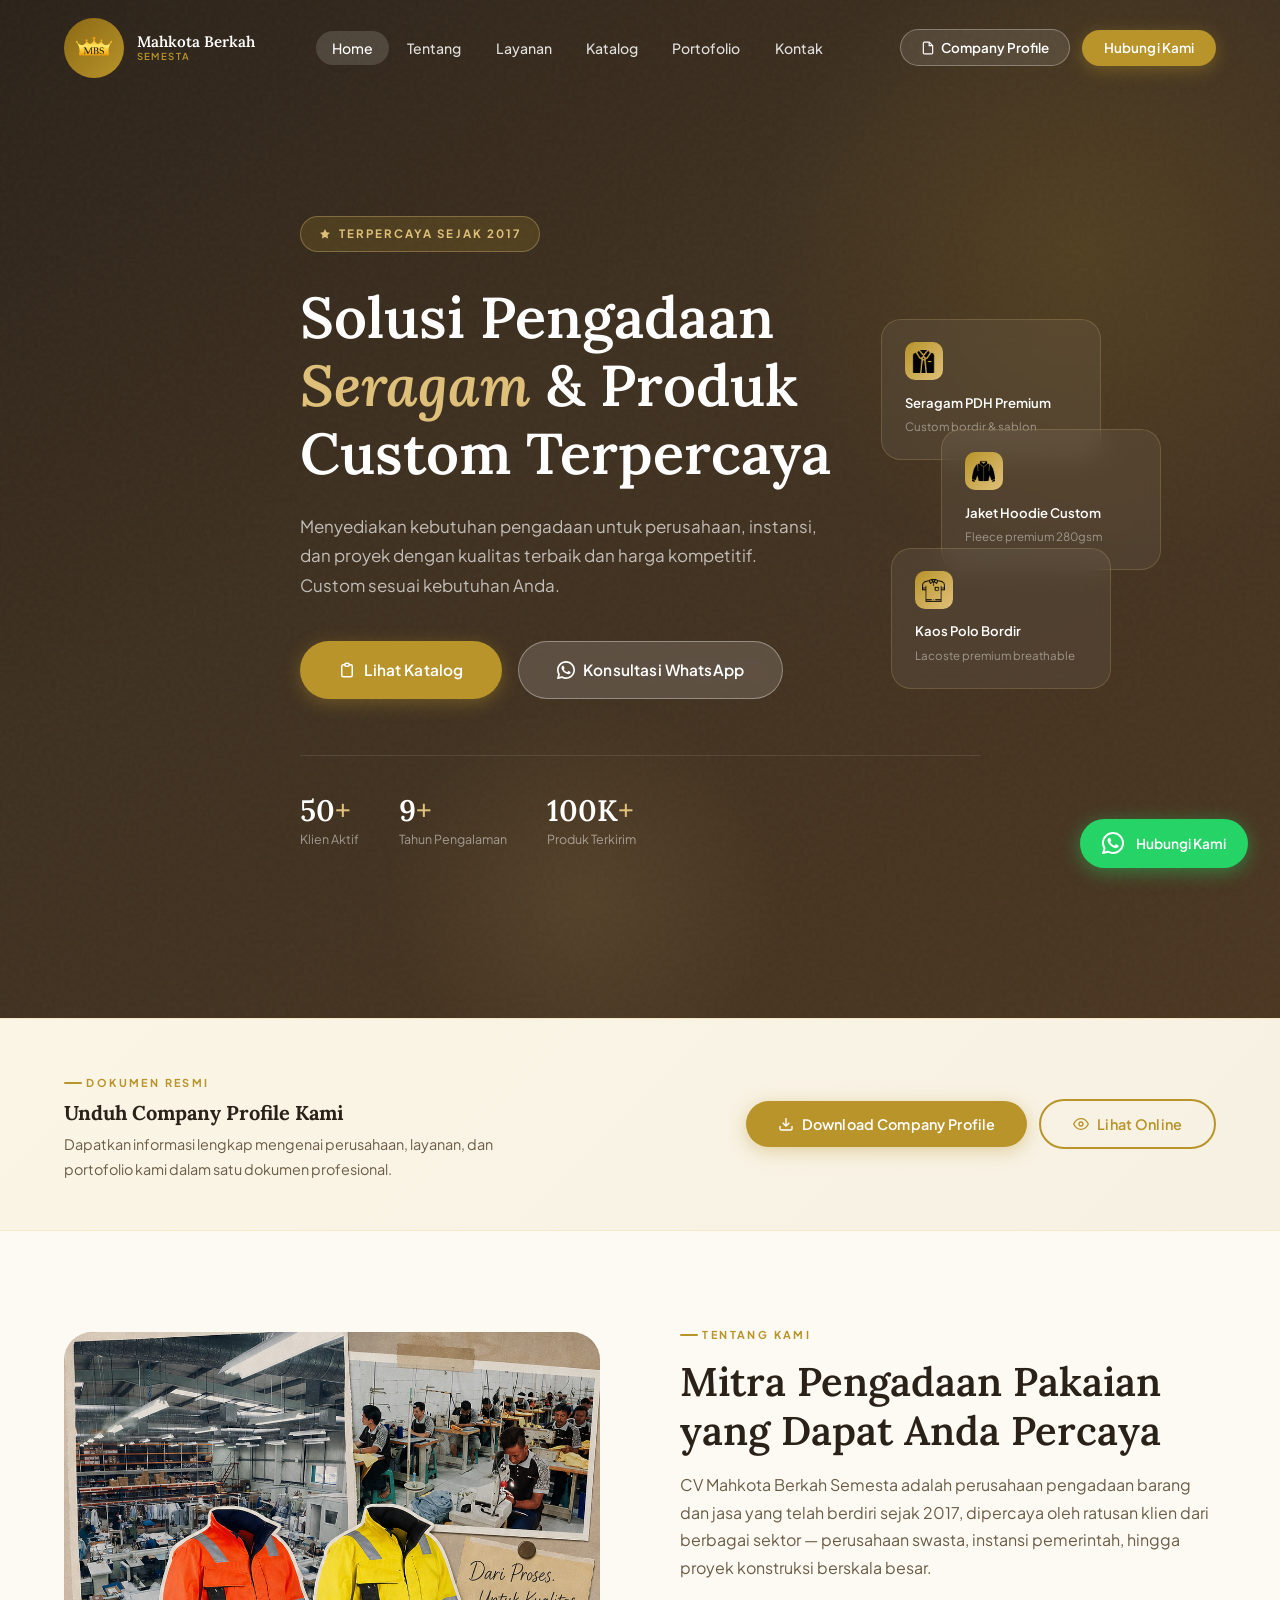
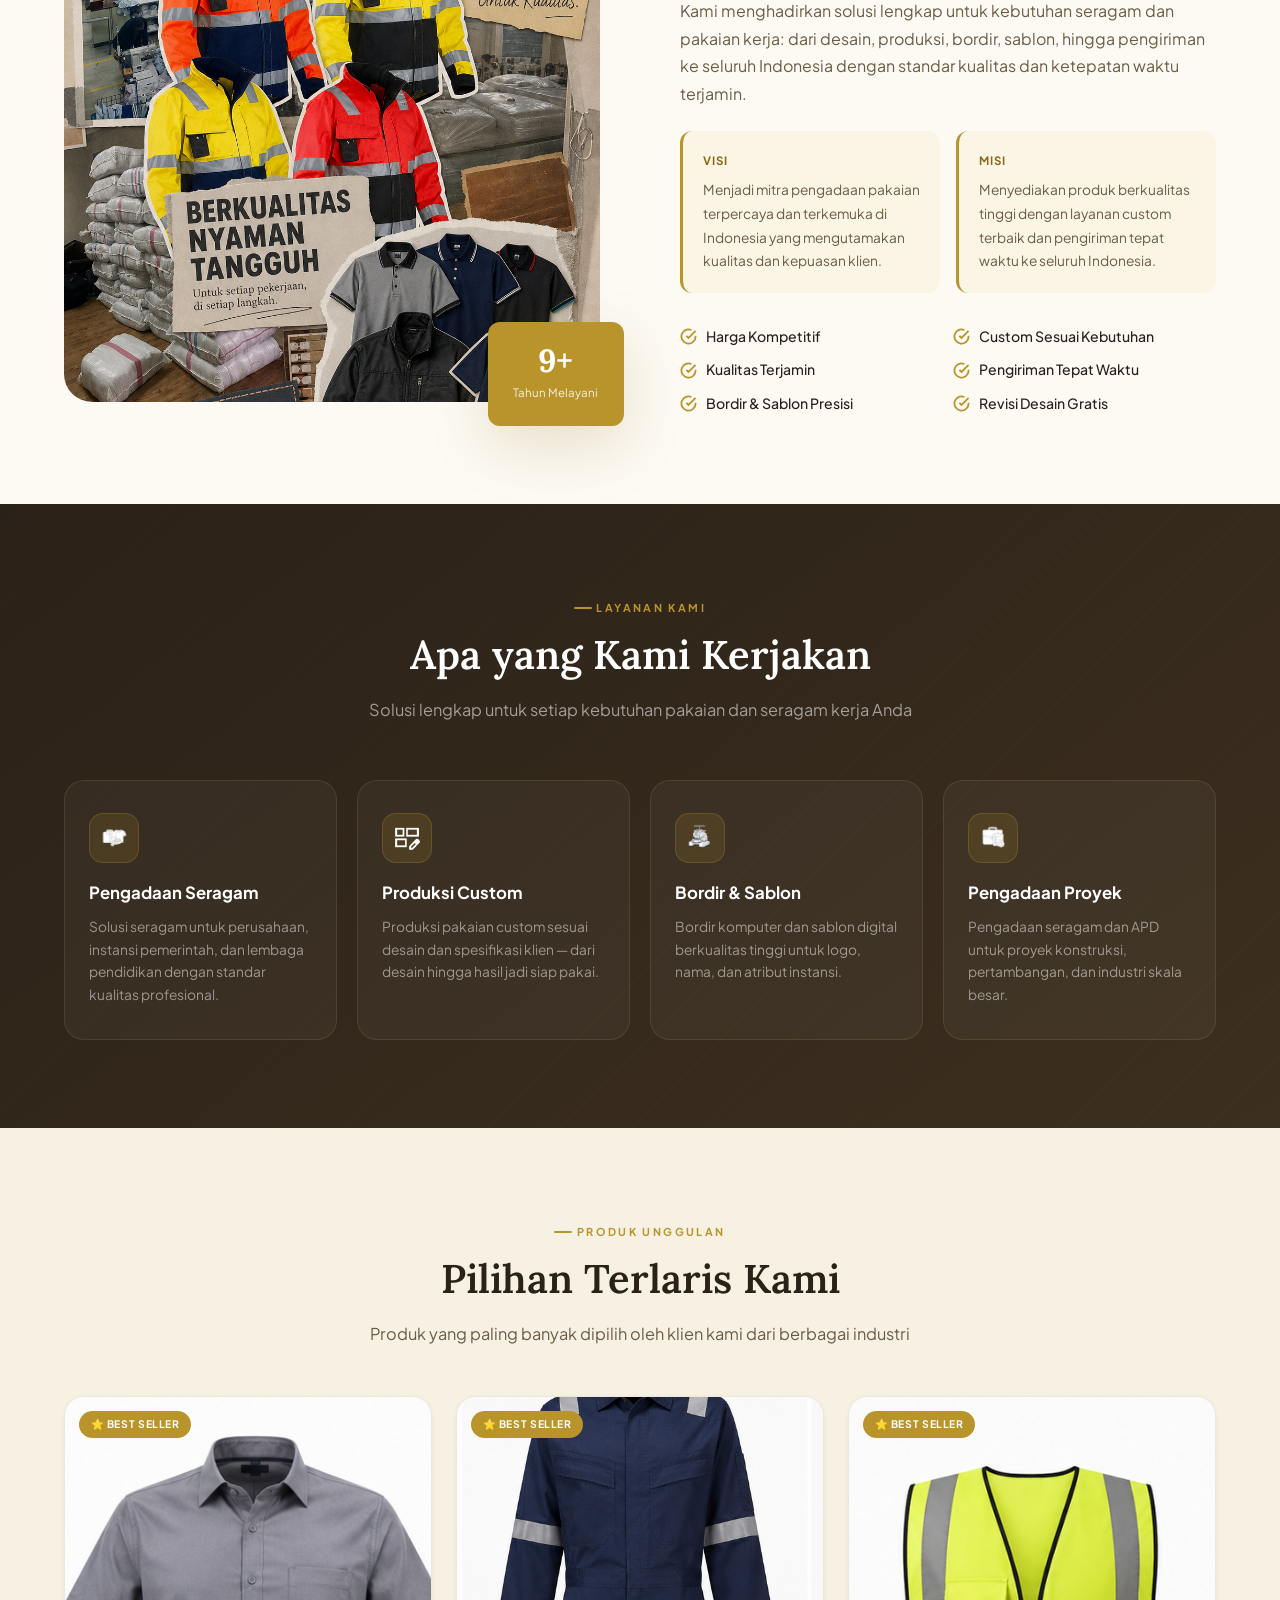
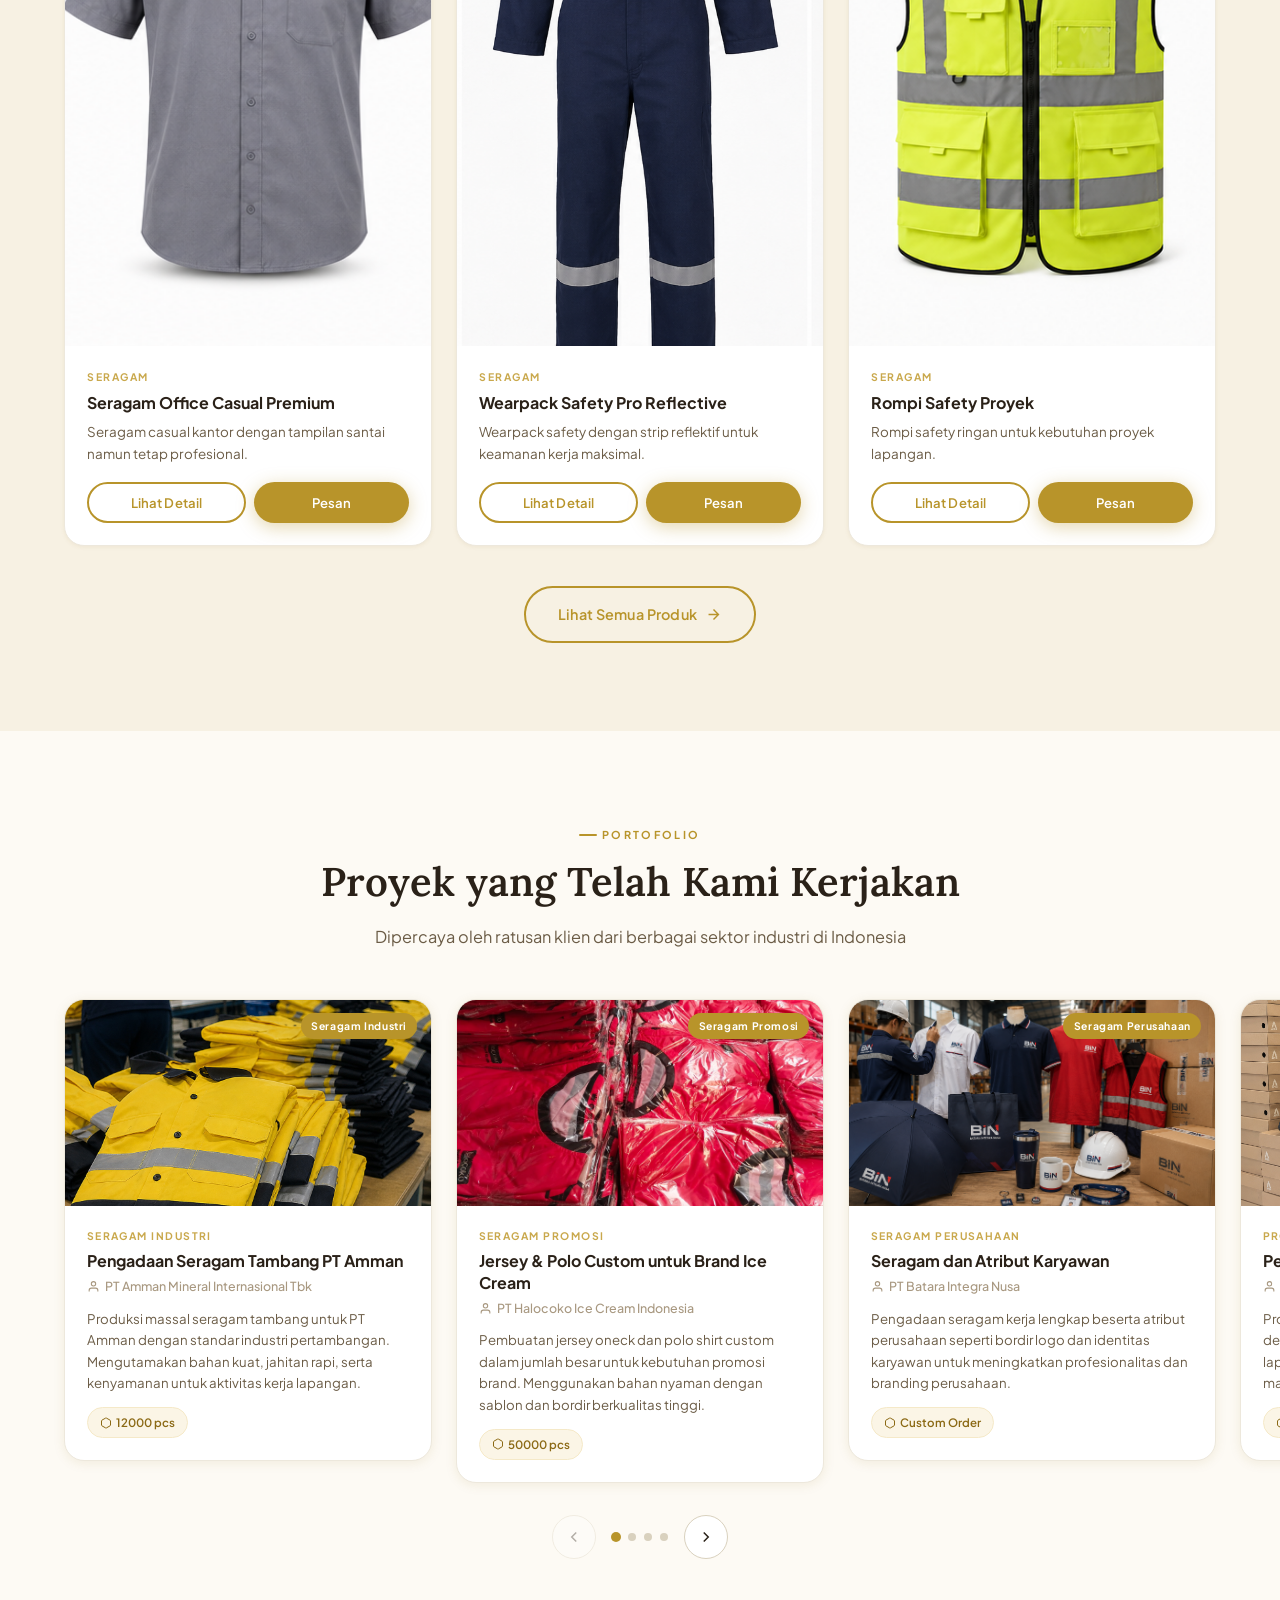
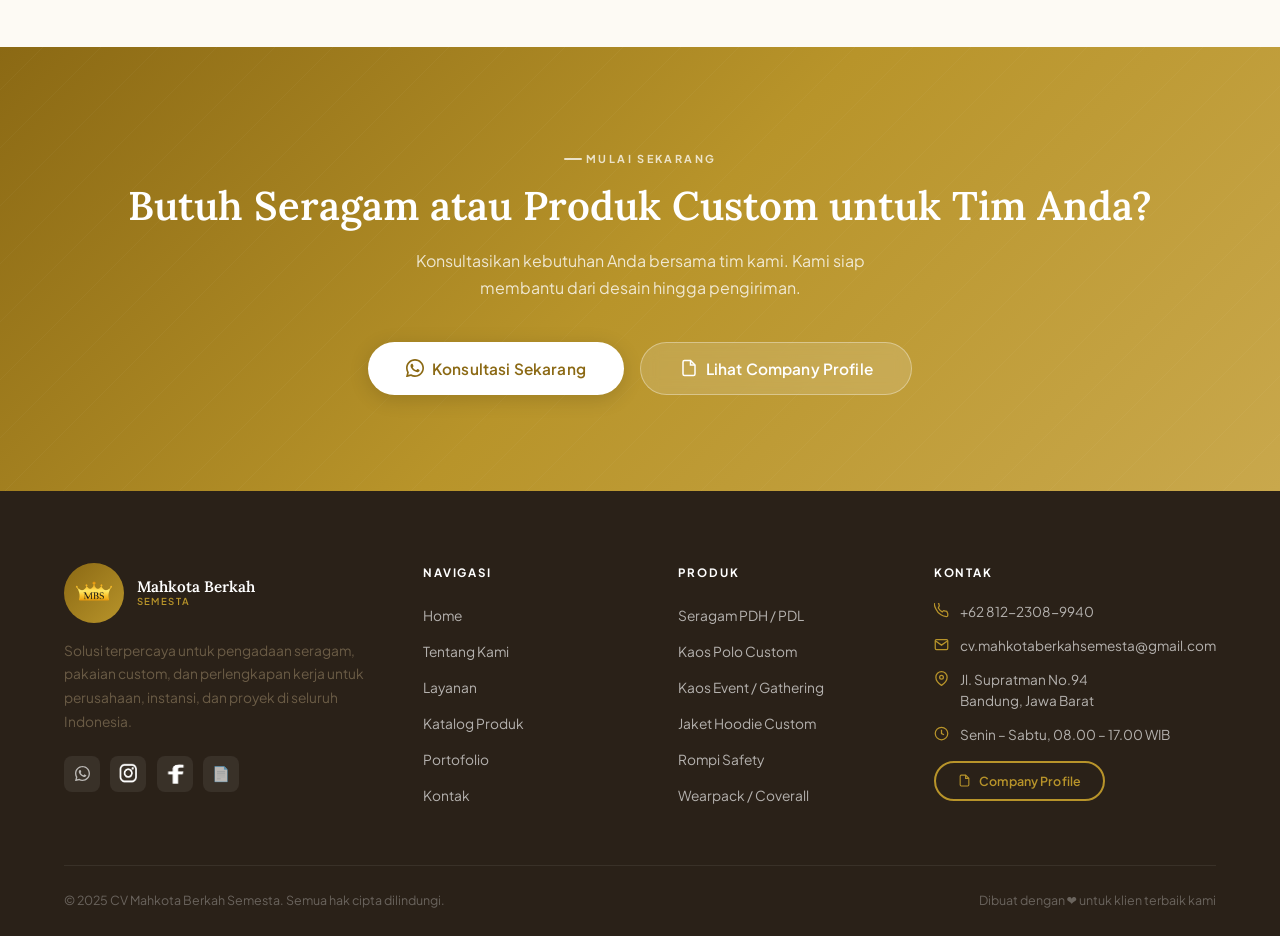
<file: index.html>
<!DOCTYPE html>
<html lang="id">
<head>
  <meta charset="UTF-8"/>
  <meta name="viewport" content="width=device-width, initial-scale=1.0"/>
  <meta name="description" content="CV Mahkota Berkah Semesta – Solusi pengadaan seragam, kaos, jaket, dan produk custom terpercaya untuk perusahaan, instansi, dan proyek."/>
  <title>CV Mahkota Berkah Semesta | Pengadaan Seragam & Produk Custom</title>
  <link rel="stylesheet" href="style.css"/>
  <link rel="icon" href="assets/img/MBS LOGO.png"/>
</head>
<body>

  <!-- ── NAVBAR ─────────────────────────────────── -->
  <nav class="navbar" id="navbar">
    <div class="container">
      <div class="nav-inner">
        <a href="index.html" class="nav-logo">
          <div class="logo-icon"> <img src="assets/img/MBS LOGO.png" alt="Logo MBS"> </div>
          <div class="logo-text">
            <span class="logo-name">Mahkota Berkah</span>
            <span class="logo-sub">Semesta</span>
          </div>
        </a>

        <ul class="nav-menu" id="navMenu">
          <li><a href="index.html">Home</a></li>
          <li><a href="#tentang">Tentang</a></li>
          <li><a href="#layanan">Layanan</a></li>
          <li><a href="katalog.html">Katalog</a></li>
          <li><a href="#portofolio">Portofolio</a></li>
          <li><a href="#kontak">Kontak</a></li>
          <!-- mobile only -->
          <li class="mobile-cp-btn" style="display:none;">
            <button class="btn btn-gold" onclick="openCompanyProfile()">📄 Company Profile</button>
          </li>
        </ul>

        <div class="nav-actions">
          <button class="btn-cp" onclick="openCompanyProfile()">
            <svg xmlns="http://www.w3.org/2000/svg" width="14" height="14" viewBox="0 0 24 24" fill="none" stroke="currentColor" stroke-width="2"><path d="M14 2H6a2 2 0 00-2 2v16a2 2 0 002 2h12a2 2 0 002-2V8z"/><polyline points="14 2 14 8 20 8"/></svg>
            Company Profile
          </button>
          <button class="btn btn-gold" onclick="openWhatsAppGeneral()">Hubungi Kami</button>
        </div>

        <button class="nav-toggle" id="navToggle" aria-label="Toggle Menu">
          <span></span><span></span><span></span>
        </button>
      </div>
    </div>
  </nav>

  <!-- ── HERO ───────────────────────────────────── -->
  <section class="hero" id="hero">
    <div class="hero-noise"></div>
    <div class="hero-glow-1"></div>
    <div class="hero-glow-2"></div>

    <div class="container">
      <div class="hero-content">
        <div class="hero-badge">
          <svg xmlns="http://www.w3.org/2000/svg" width="12" height="12" viewBox="0 0 24 24" fill="currentColor"><path d="M12 2l3.09 6.26L22 9.27l-5 4.87 1.18 6.88L12 17.77l-6.18 3.25L7 14.14 2 9.27l6.91-1.01L12 2z"/></svg>
          Terpercaya Sejak 2017
        </div>

        <h1 class="hero-title">
          Solusi Pengadaan <em>Seragam</em> &amp; Produk Custom Terpercaya
        </h1>
        <p class="hero-sub">
          Menyediakan kebutuhan pengadaan untuk perusahaan, instansi, dan proyek dengan kualitas terbaik dan harga kompetitif. Custom sesuai kebutuhan Anda.
        </p>

        <div class="hero-actions">
          <a href="katalog.html" class="btn btn-gold btn-lg">
            <svg xmlns="http://www.w3.org/2000/svg" width="18" height="18" viewBox="0 0 24 24" fill="none" stroke="currentColor" stroke-width="2"><path d="M9 5H7a2 2 0 00-2 2v12a2 2 0 002 2h10a2 2 0 002-2V7a2 2 0 00-2-2h-2M9 5a2 2 0 002 2h2a2 2 0 002-2M9 5a2 2 0 012-2h2a2 2 0 012 2"/></svg>
            Lihat Katalog
          </a>
          <button class="btn btn-ghost-light btn-lg" onclick="openWhatsAppGeneral('Halo, saya ingin konsultasi mengenai kebutuhan seragam custom.')">
            <svg xmlns="http://www.w3.org/2000/svg" width="18" height="18" viewBox="0 0 24 24" fill="currentColor"><path d="M17.472 14.382c-.297-.149-1.758-.867-2.03-.967-.273-.099-.471-.148-.67.15-.197.297-.767.966-.94 1.164-.173.199-.347.223-.644.075-.297-.15-1.255-.463-2.39-1.475-.883-.788-1.48-1.761-1.653-2.059-.173-.297-.018-.458.13-.606.134-.133.298-.347.446-.52.149-.174.198-.298.298-.497.099-.198.05-.371-.025-.52-.075-.149-.669-1.612-.916-2.207-.242-.579-.487-.5-.669-.51-.173-.008-.371-.01-.57-.01-.198 0-.52.074-.792.372-.272.297-1.04 1.016-1.04 2.479 0 1.462 1.065 2.875 1.213 3.074.149.198 2.096 3.2 5.077 4.487.709.306 1.262.489 1.694.625.712.227 1.36.195 1.871.118.571-.085 1.758-.719 2.006-1.413.248-.694.248-1.289.173-1.413-.074-.124-.272-.198-.57-.347z"/><path d="M12 0C5.373 0 0 5.373 0 12c0 2.117.549 4.107 1.51 5.84L.057 23.8c-.07.263.166.499.43.43l6.02-1.47A11.945 11.945 0 0012 24c6.627 0 12-5.373 12-12S18.627 0 12 0zm0 21.818a9.809 9.809 0 01-4.979-1.352l-.356-.212-3.69.899.934-3.592-.232-.374A9.8 9.8 0 012.182 12C2.182 6.58 6.58 2.182 12 2.182S21.818 6.58 21.818 12 17.42 21.818 12 21.818z"/></svg>
            Konsultasi WhatsApp
          </button>
        </div>

        <div class="hero-stats">
          <div class="stat-item">
            <div class="stat-number">50<span>+</span></div>
            <div class="stat-label">Klien Aktif</div>
          </div>
          <div class="stat-item">
            <div class="stat-number">9<span>+</span></div>
            <div class="stat-label">Tahun Pengalaman</div>
          </div>
          <div class="stat-item">
            <div class="stat-number">100K<span>+</span></div>
            <div class="stat-label">Produk Terkirim</div>
          </div>
        </div>
      </div>
    </div>

    <!-- floating product cards -->
    <div class="hero-visual">
      <div class="hero-cards-stack">
        <div class="hero-card">
          <div class="hcard-icon"><img src="assets/icon/seragam-pdh.png"></div>
          <div class="hcard-title">Seragam PDH Premium</div>
          <div class="hcard-sub">Custom bordir &amp; sablon</div>
        </div>
        <div class="hero-card">
          <div class="hcard-icon"><img src="assets/icon/jaket_hoodie.png"></div>
          <div class="hcard-title">Jaket Hoodie Custom</div>
          <div class="hcard-sub">Fleece premium 280gsm</div>
        </div>
        <div class="hero-card">
          <div class="hcard-icon"><img src="assets/icon/kaos_polo.png"></div>
          <div class="hcard-title">Kaos Polo Bordir</div>
          <div class="hcard-sub">Lacoste premium breathable</div>
        </div>
      </div>
    </div>
  </section>

  <!-- ── COMPANY PROFILE BANNER ──────────────────── -->
  <div class="cp-banner">
    <div class="container">
      <div class="cp-inner">
        <div class="cp-text">
          <span class="section-label">Dokumen Resmi</span>
          <h3>Unduh Company Profile Kami</h3>
          <p>Dapatkan informasi lengkap mengenai perusahaan, layanan, dan portofolio kami dalam satu dokumen profesional.</p>
        </div>
        <div class="cp-actions">
          <button class="btn btn-gold" onclick="openCompanyProfile()">
            <svg xmlns="http://www.w3.org/2000/svg" width="16" height="16" viewBox="0 0 24 24" fill="none" stroke="currentColor" stroke-width="2"><path d="M21 15v4a2 2 0 01-2 2H5a2 2 0 01-2-2v-4"/><polyline points="7 10 12 15 17 10"/><line x1="12" y1="15" x2="12" y2="3"/></svg>
            Download Company Profile
          </button>
          <button class="btn btn-outline-gold" onclick="openCompanyProfile()">
            <svg xmlns="http://www.w3.org/2000/svg" width="16" height="16" viewBox="0 0 24 24" fill="none" stroke="currentColor" stroke-width="2"><path d="M1 12s4-8 11-8 11 8 11 8-4 8-11 8-11-8-11-8z"/><circle cx="12" cy="12" r="3"/></svg>
            Lihat Online
          </button>
        </div>
      </div>
    </div>
  </div>

  <!-- ── TENTANG ─────────────────────────────────── -->
  <section class="about" id="tentang">
    <div class="container">
      <div class="about-grid">

        <div class="about-visual reveal">
          <div class="about-img-main"> <img src="assets/img/gambar1.png">
            <div class="about-img-placeholder">
              <svg xmlns="http://www.w3.org/2000/svg" viewBox="0 0 24 24" fill="none" stroke="currentColor" stroke-width="1">
                <rect x="2" y="3" width="20" height="14" rx="2"/><path d="M8 21h8M12 17v4"/>
              </svg>
              <span>Foto Tim / Galeri Produksi</span>
            </div>
          </div>
          <div class="about-badge-float">
            <strong>9+</strong>
            <span>Tahun Melayani</span>
          </div>
        </div>

        <div class="about-content">
          <span class="section-label reveal">Tentang Kami</span>
          <h2 class="section-title reveal">Mitra Pengadaan Pakaian yang Dapat Anda Percaya</h2>
          <p class="about-desc reveal">
            CV Mahkota Berkah Semesta adalah perusahaan pengadaan barang dan jasa yang telah berdiri sejak 2017, dipercaya oleh ratusan klien dari berbagai sektor — perusahaan swasta, instansi pemerintah, hingga proyek konstruksi berskala besar.
          </p>
          <p class="about-desc reveal" style="margin-top:-0.5rem;">
            Kami menghadirkan solusi lengkap untuk kebutuhan seragam dan pakaian kerja: dari desain, produksi, bordir, sablon, hingga pengiriman ke seluruh Indonesia dengan standar kualitas dan ketepatan waktu terjamin.
          </p>

          <div class="vm-cards">
            <div class="vm-card reveal">
              <h4>Visi</h4>
              <p>Menjadi mitra pengadaan pakaian terpercaya dan terkemuka di Indonesia yang mengutamakan kualitas dan kepuasan klien.</p>
            </div>
            <div class="vm-card reveal reveal-delay-1">
              <h4>Misi</h4>
              <p>Menyediakan produk berkualitas tinggi dengan layanan custom terbaik dan pengiriman tepat waktu ke seluruh Indonesia.</p>
            </div>
          </div>

          <div class="keunggulan-grid reveal">
            <div class="keunggulan-item">
              <svg xmlns="http://www.w3.org/2000/svg" width="17" height="17" viewBox="0 0 24 24" fill="none" stroke="currentColor" stroke-width="2.5"><path d="M22 11.08V12a10 10 0 11-5.93-9.14"/><polyline points="22 4 12 14.01 9 11.01"/></svg>
              Harga Kompetitif
            </div>
            <div class="keunggulan-item">
              <svg xmlns="http://www.w3.org/2000/svg" width="17" height="17" viewBox="0 0 24 24" fill="none" stroke="currentColor" stroke-width="2.5"><path d="M22 11.08V12a10 10 0 11-5.93-9.14"/><polyline points="22 4 12 14.01 9 11.01"/></svg>
              Custom Sesuai Kebutuhan
            </div>
            <div class="keunggulan-item">
              <svg xmlns="http://www.w3.org/2000/svg" width="17" height="17" viewBox="0 0 24 24" fill="none" stroke="currentColor" stroke-width="2.5"><path d="M22 11.08V12a10 10 0 11-5.93-9.14"/><polyline points="22 4 12 14.01 9 11.01"/></svg>
              Kualitas Terjamin
            </div>
            <div class="keunggulan-item">
              <svg xmlns="http://www.w3.org/2000/svg" width="17" height="17" viewBox="0 0 24 24" fill="none" stroke="currentColor" stroke-width="2.5"><path d="M22 11.08V12a10 10 0 11-5.93-9.14"/><polyline points="22 4 12 14.01 9 11.01"/></svg>
              Pengiriman Tepat Waktu
            </div>
            <div class="keunggulan-item">
              <svg xmlns="http://www.w3.org/2000/svg" width="17" height="17" viewBox="0 0 24 24" fill="none" stroke="currentColor" stroke-width="2.5"><path d="M22 11.08V12a10 10 0 11-5.93-9.14"/><polyline points="22 4 12 14.01 9 11.01"/></svg>
              Bordir &amp; Sablon Presisi
            </div>
            <div class="keunggulan-item">
              <svg xmlns="http://www.w3.org/2000/svg" width="17" height="17" viewBox="0 0 24 24" fill="none" stroke="currentColor" stroke-width="2.5"><path d="M22 11.08V12a10 10 0 11-5.93-9.14"/><polyline points="22 4 12 14.01 9 11.01"/></svg>
              Revisi Desain Gratis
            </div>
          </div>
        </div>

      </div>
    </div>
  </section>

  <!-- ── LAYANAN ─────────────────────────────────── -->
  <section class="services" id="layanan">
    <div class="container">
      <div class="text-center" style="margin-bottom:3.5rem;">
        <span class="section-label reveal">Layanan Kami</span>
        <h2 class="section-title reveal">Apa yang Kami Kerjakan</h2>
        <p class="section-sub reveal">Solusi lengkap untuk setiap kebutuhan pakaian dan seragam kerja Anda</p>
      </div>
      <div class="services-grid">
        <div class="service-card reveal">
          <div class="service-icon"><img src="assets/icon/icon_seragam.png"></div>
          <h3>Pengadaan Seragam</h3>
          <p>Solusi seragam untuk perusahaan, instansi pemerintah, dan lembaga pendidikan dengan standar kualitas profesional.</p>
        </div>
        <div class="service-card reveal reveal-delay-1">
          <div class="service-icon"><img src="assets/icon/custom_icon.png"></div>
          <h3>Produksi Custom</h3>
          <p>Produksi pakaian custom sesuai desain dan spesifikasi klien — dari desain hingga hasil jadi siap pakai.</p>
        </div>
        <div class="service-card reveal reveal-delay-2">
          <div class="service-icon"><img src="assets/icon/icon_bordir.png"></div>
          <h3>Bordir &amp; Sablon</h3>
          <p>Bordir komputer dan sablon digital berkualitas tinggi untuk logo, nama, dan atribut instansi.</p>
        </div>
        <div class="service-card reveal reveal-delay-3">
          <div class="service-icon"><img src="assets/icon/icon_project.png"></div>
          <h3>Pengadaan Proyek</h3>
          <p>Pengadaan seragam dan APD untuk proyek konstruksi, pertambangan, dan industri skala besar.</p>
        </div>
      </div>
    </div>
  </section>

  <!-- ── PRODUK UNGGULAN ─────────────────────────── -->
  <section class="featured" id="produk">
    <div class="container">
      <div class="text-center" style="margin-bottom:3rem;">
        <span class="section-label reveal">Produk Unggulan</span>
        <h2 class="section-title reveal">Pilihan Terlaris Kami</h2>
        <p class="section-sub reveal">Produk yang paling banyak dipilih oleh klien kami dari berbagai industri</p>
      </div>
      <div class="featured-grid" id="featuredGrid"></div>
      <div class="text-center" style="margin-top:2.5rem;">
        <a href="katalog.html" class="btn btn-outline-gold reveal">
          Lihat Semua Produk
          <svg xmlns="http://www.w3.org/2000/svg" width="17" height="17" viewBox="0 0 24 24" fill="none" stroke="currentColor" stroke-width="2"><path d="M5 12h14M12 5l7 7-7 7"/></svg>
        </a>
      </div>
    </div>
  </section>

  <!-- ── PORTOFOLIO CAROUSEL ─────────────────────── -->
  <section class="portfolio" id="portofolio">
    <div class="container">
      <div class="text-center" style="margin-bottom:2.5rem;">
        <span class="section-label reveal">Portofolio</span>
        <h2 class="section-title reveal">Proyek yang Telah Kami Kerjakan</h2>
        <p class="section-sub reveal">Dipercaya oleh ratusan klien dari berbagai sektor industri di Indonesia</p>
      </div>

      <div class="portfolio-track-wrap reveal" id="portfolioWrap">
        <div class="portfolio-track" id="portfolioTrack"></div>
      </div>

      <div class="portfolio-nav">
        <button class="carousel-btn" id="carouselPrev" aria-label="Sebelumnya">
          <svg xmlns="http://www.w3.org/2000/svg" width="18" height="18" viewBox="0 0 24 24" fill="none" stroke="currentColor" stroke-width="2"><path d="M15 18l-6-6 6-6"/></svg>
        </button>
        <div class="carousel-dots" id="carouselDots"></div>
        <button class="carousel-btn" id="carouselNext" aria-label="Selanjutnya">
          <svg xmlns="http://www.w3.org/2000/svg" width="18" height="18" viewBox="0 0 24 24" fill="none" stroke="currentColor" stroke-width="2"><path d="M9 18l6-6-6-6"/></svg>
        </button>
      </div>
    </div>
  </section>

  <!-- ── CTA ────────────────────────────────────── -->
  <section class="cta-section">
    <div class="container">
      <span class="section-label reveal">Mulai Sekarang</span>
      <h2 class="reveal">Butuh Seragam atau Produk Custom untuk Tim Anda?</h2>
      <p class="reveal">Konsultasikan kebutuhan Anda bersama tim kami. Kami siap membantu dari desain hingga pengiriman.</p>
      <div class="cta-actions reveal">
        <button class="btn btn-white btn-lg" onclick="openWhatsAppGeneral('Halo, saya ingin konsultasi mengenai pengadaan seragam custom.')">
          <svg xmlns="http://www.w3.org/2000/svg" width="18" height="18" viewBox="0 0 24 24" fill="currentColor"><path d="M17.472 14.382c-.297-.149-1.758-.867-2.03-.967-.273-.099-.471-.148-.67.15-.197.297-.767.966-.94 1.164-.173.199-.347.223-.644.075-.297-.15-1.255-.463-2.39-1.475-.883-.788-1.48-1.761-1.653-2.059-.173-.297-.018-.458.13-.606.134-.133.298-.347.446-.52.149-.174.198-.298.298-.497.099-.198.05-.371-.025-.52-.075-.149-.669-1.612-.916-2.207-.242-.579-.487-.5-.669-.51-.173-.008-.371-.01-.57-.01-.198 0-.52.074-.792.372-.272.297-1.04 1.016-1.04 2.479 0 1.462 1.065 2.875 1.213 3.074.149.198 2.096 3.2 5.077 4.487.709.306 1.262.489 1.694.625.712.227 1.36.195 1.871.118.571-.085 1.758-.719 2.006-1.413.248-.694.248-1.289.173-1.413-.074-.124-.272-.198-.57-.347z"/><path d="M12 0C5.373 0 0 5.373 0 12c0 2.117.549 4.107 1.51 5.84L.057 23.8c-.07.263.166.499.43.43l6.02-1.47A11.945 11.945 0 0012 24c6.627 0 12-5.373 12-12S18.627 0 12 0zm0 21.818a9.809 9.809 0 01-4.979-1.352l-.356-.212-3.69.899.934-3.592-.232-.374A9.8 9.8 0 012.182 12C2.182 6.58 6.58 2.182 12 2.182S21.818 6.58 21.818 12 17.42 21.818 12 21.818z"/></svg>
          Konsultasi Sekarang
        </button>
        <button class="btn btn-ghost-light btn-lg" onclick="openCompanyProfile()">
          <svg xmlns="http://www.w3.org/2000/svg" width="18" height="18" viewBox="0 0 24 24" fill="none" stroke="currentColor" stroke-width="2"><path d="M14 2H6a2 2 0 00-2 2v16a2 2 0 002 2h12a2 2 0 002-2V8z"/><polyline points="14 2 14 8 20 8"/></svg>
          Lihat Company Profile
        </button>
      </div>
    </div>
  </section>

  <!-- ── FOOTER ──────────────────────────────────── -->
  <footer class="footer" id="kontak">
    <div class="container">
      <div class="footer-grid">

        <div class="footer-brand">
          <div class="nav-logo" style="margin-bottom:0;">
            <div class="logo-icon"><img src="assets/img/MBS LOGO.png"></div>
            <div class="logo-text">
              <span class="logo-name">Mahkota Berkah</span>
              <span class="logo-sub">Semesta</span>
            </div>
          </div>
          <p>Solusi terpercaya untuk pengadaan seragam, pakaian custom, dan perlengkapan kerja untuk perusahaan, instansi, dan proyek di seluruh Indonesia.</p>
          <div class="footer-socials">
            <button class="social-btn" onclick="openWhatsAppGeneral()" title="WhatsApp">
              <svg xmlns="http://www.w3.org/2000/svg" width="15" height="15" viewBox="0 0 24 24" fill="currentColor"><path d="M17.472 14.382c-.297-.149-1.758-.867-2.03-.967-.273-.099-.471-.148-.67.15-.197.297-.767.966-.94 1.164-.173.199-.347.223-.644.075-.297-.15-1.255-.463-2.39-1.475-.883-.788-1.48-1.761-1.653-2.059-.173-.297-.018-.458.13-.606.134-.133.298-.347.446-.52.149-.174.198-.298.298-.497.099-.198.05-.371-.025-.52-.075-.149-.669-1.612-.916-2.207-.242-.579-.487-.5-.669-.51-.173-.008-.371-.01-.57-.01-.198 0-.52.074-.792.372-.272.297-1.04 1.016-1.04 2.479 0 1.462 1.065 2.875 1.213 3.074.149.198 2.096 3.2 5.077 4.487.709.306 1.262.489 1.694.625.712.227 1.36.195 1.871.118.571-.085 1.758-.719 2.006-1.413.248-.694.248-1.289.173-1.413-.074-.124-.272-.198-.57-.347z"/><path d="M12 0C5.373 0 0 5.373 0 12c0 2.117.549 4.107 1.51 5.84L.057 23.8c-.07.263.166.499.43.43l6.02-1.47A11.945 11.945 0 0012 24c6.627 0 12-5.373 12-12S18.627 0 12 0zm0 21.818a9.809 9.809 0 01-4.979-1.352l-.356-.212-3.69.899.934-3.592-.232-.374A9.8 9.8 0 012.182 12C2.182 6.58 6.58 2.182 12 2.182S21.818 6.58 21.818 12 17.42 21.818 12 21.818z"/></svg>
            </button>
            <button class="social-btn" title="Instagram"><img src="assets/icon/instagram.png"></button>
            <button class="social-btn" title="Facebook"><img src="assets/icon/fb_icon.png"></button>
            <button class="social-btn" onclick="openCompanyProfile()" title="Company Profile">📄</button>
          </div>
        </div>

        <div class="footer-col">
          <h4>Navigasi</h4>
          <ul>
            <li><a href="index.html">Home</a></li>
            <li><a href="#tentang">Tentang Kami</a></li>
            <li><a href="#layanan">Layanan</a></li>
            <li><a href="katalog.html">Katalog Produk</a></li>
            <li><a href="#portofolio">Portofolio</a></li>
            <li><a href="#kontak">Kontak</a></li>
          </ul>
        </div>

        <div class="footer-col">
          <h4>Produk</h4>
          <ul>
            <li><a href="katalog.html">Seragam PDH / PDL</a></li>
            <li><a href="katalog.html">Kaos Polo Custom</a></li>
            <li><a href="katalog.html">Kaos Event / Gathering</a></li>
            <li><a href="katalog.html">Jaket Hoodie Custom</a></li>
            <li><a href="katalog.html">Rompi Safety</a></li>
            <li><a href="katalog.html">Wearpack / Coverall</a></li>
          </ul>
        </div>

        <div class="footer-col">
          <h4>Kontak</h4>
          <div class="footer-contact-item">
            <svg xmlns="http://www.w3.org/2000/svg" width="15" height="15" viewBox="0 0 24 24" fill="none" stroke="currentColor" stroke-width="2"><path d="M22 16.92v3a2 2 0 01-2.18 2 19.79 19.79 0 01-8.63-3.07A19.5 19.5 0 013.07 9.63 19.79 19.79 0 01.4 1a2 2 0 012.18-2h3a2 2 0 012 1.72c.127.96.361 1.903.7 2.81a2 2 0 01-.45 2.11L6.91 7.91a16 16 0 006.29 6.29l1.28-1.28a2 2 0 012.11-.45c.907.339 1.85.573 2.81.7a2 2 0 011.72 2z"/></svg>
            <span>+62 812-2308-9940</span>
          </div>
          <div class="footer-contact-item">
            <svg xmlns="http://www.w3.org/2000/svg" width="15" height="15" viewBox="0 0 24 24" fill="none" stroke="currentColor" stroke-width="2"><path d="M20 4H4a2 2 0 00-2 2v12a2 2 0 002 2h16a2 2 0 002-2V6a2 2 0 00-2-2z"/><polyline points="22,6 12,13 2,6"/></svg>
            <span>cv.mahkotaberkahsemesta@gmail.com</span>
          </div>
          <div class="footer-contact-item">
            <svg xmlns="http://www.w3.org/2000/svg" width="15" height="15" viewBox="0 0 24 24" fill="none" stroke="currentColor" stroke-width="2"><path d="M21 10c0 7-9 13-9 13s-9-6-9-13a9 9 0 0118 0z"/><circle cx="12" cy="10" r="3"/></svg>
            <span>Jl. Supratman No.94<br/>Bandung, Jawa Barat</span>
          </div>
          <div class="footer-contact-item">
            <svg xmlns="http://www.w3.org/2000/svg" width="15" height="15" viewBox="0 0 24 24" fill="none" stroke="currentColor" stroke-width="2"><circle cx="12" cy="12" r="10"/><polyline points="12 6 12 12 16 14"/></svg>
            <span>Senin – Sabtu, 08.00 – 17.00 WIB</span>
          </div>
          <div style="margin-top:1rem;">
            <button class="btn btn-outline-gold btn-sm" onclick="openCompanyProfile()" style="font-size:0.78rem;">
              <svg xmlns="http://www.w3.org/2000/svg" width="13" height="13" viewBox="0 0 24 24" fill="none" stroke="currentColor" stroke-width="2"><path d="M14 2H6a2 2 0 00-2 2v16a2 2 0 002 2h12a2 2 0 002-2V8z"/><polyline points="14 2 14 8 20 8"/></svg>
              Company Profile
            </button>
          </div>
        </div>

      </div>

      <div class="footer-bottom">
        <p>&copy; 2025 CV Mahkota Berkah Semesta. Semua hak cipta dilindungi.</p>
        <p>Dibuat dengan ❤️ untuk klien terbaik kami</p>
      </div>
    </div>
  </footer>

  <!-- ── FLOATING WA ─────────────────────────────── -->
  <button class="wa-float" id="waFloat" aria-label="Hubungi via WhatsApp">
    <svg xmlns="http://www.w3.org/2000/svg" viewBox="0 0 24 24" fill="currentColor"><path d="M17.472 14.382c-.297-.149-1.758-.867-2.03-.967-.273-.099-.471-.148-.67.15-.197.297-.767.966-.94 1.164-.173.199-.347.223-.644.075-.297-.15-1.255-.463-2.39-1.475-.883-.788-1.48-1.761-1.653-2.059-.173-.297-.018-.458.13-.606.134-.133.298-.347.446-.52.149-.174.198-.298.298-.497.099-.198.05-.371-.025-.52-.075-.149-.669-1.612-.916-2.207-.242-.579-.487-.5-.669-.51-.173-.008-.371-.01-.57-.01-.198 0-.52.074-.792.372-.272.297-1.04 1.016-1.04 2.479 0 1.462 1.065 2.875 1.213 3.074.149.198 2.096 3.2 5.077 4.487.709.306 1.262.489 1.694.625.712.227 1.36.195 1.871.118.571-.085 1.758-.719 2.006-1.413.248-.694.248-1.289.173-1.413-.074-.124-.272-.198-.57-.347z"/><path d="M12 0C5.373 0 0 5.373 0 12c0 2.117.549 4.107 1.51 5.84L.057 23.8c-.07.263.166.499.43.43l6.02-1.47A11.945 11.945 0 0012 24c6.627 0 12-5.373 12-12S18.627 0 12 0zm0 21.818a9.809 9.809 0 01-4.979-1.352l-.356-.212-3.69.899.934-3.592-.232-.374A9.8 9.8 0 012.182 12C2.182 6.58 6.58 2.182 12 2.182S21.818 6.58 21.818 12 17.42 21.818 12 21.818z"/></svg>
    <span>Hubungi Kami</span>
  </button>

  <!-- ── MODAL ───────────────────────────────────── -->
  <div class="modal-overlay" id="modalOverlay">
    <div class="modal" id="modalContent"></div>
  </div>

  <script src="data.js"></script>
  <script src="script.js"></script>
</body>
</html>
</file>
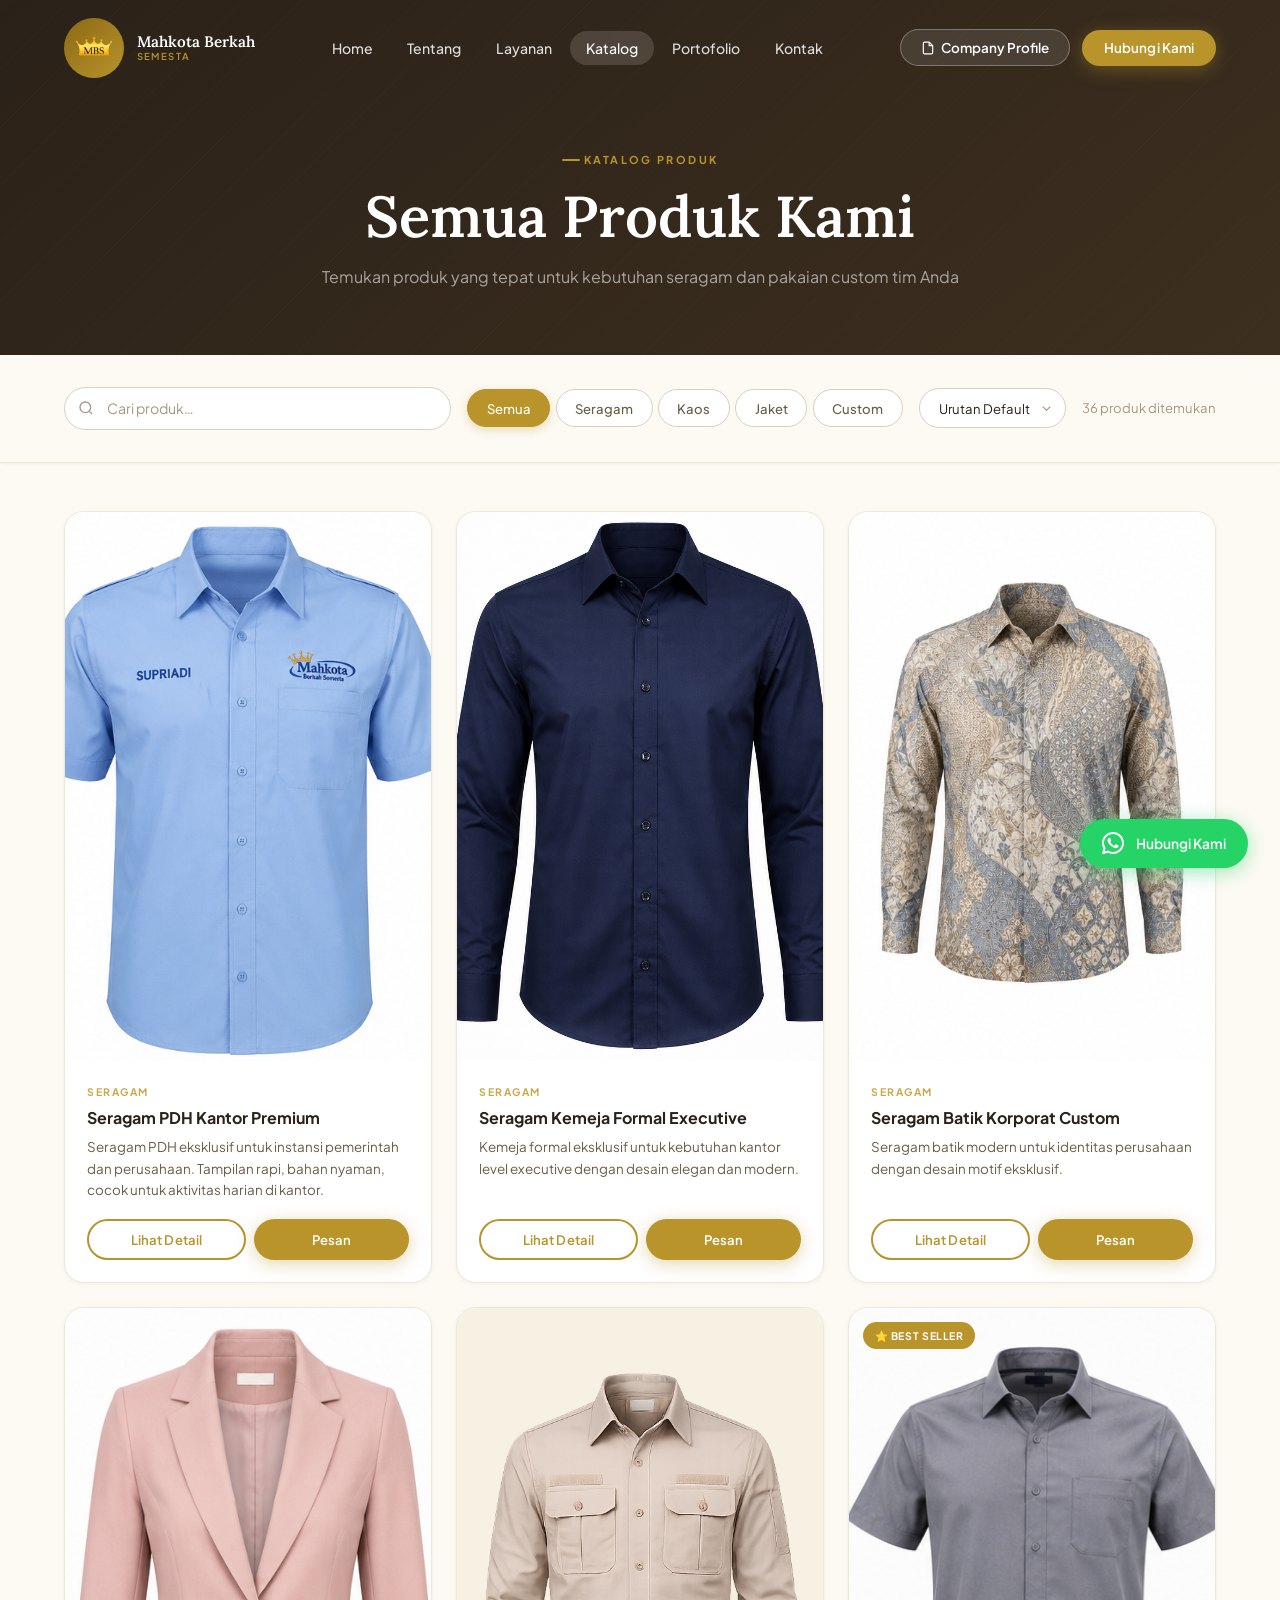
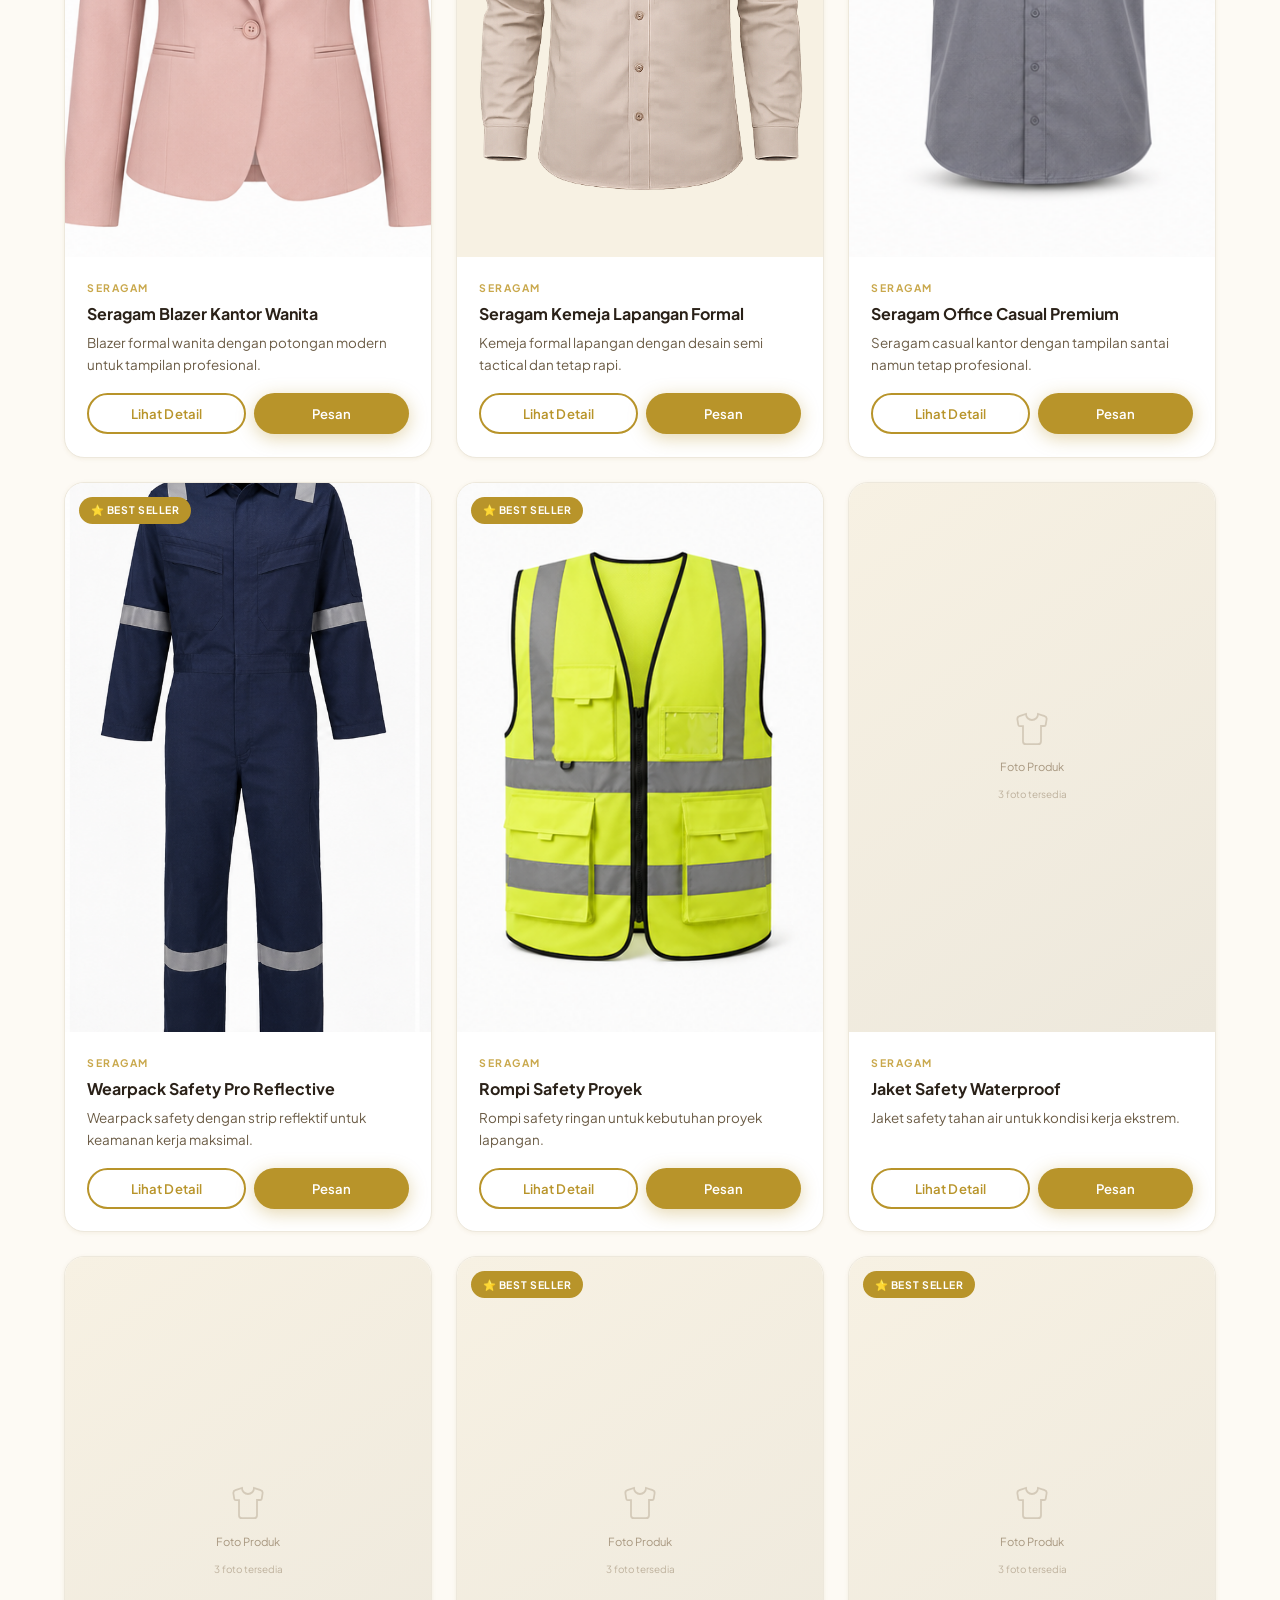
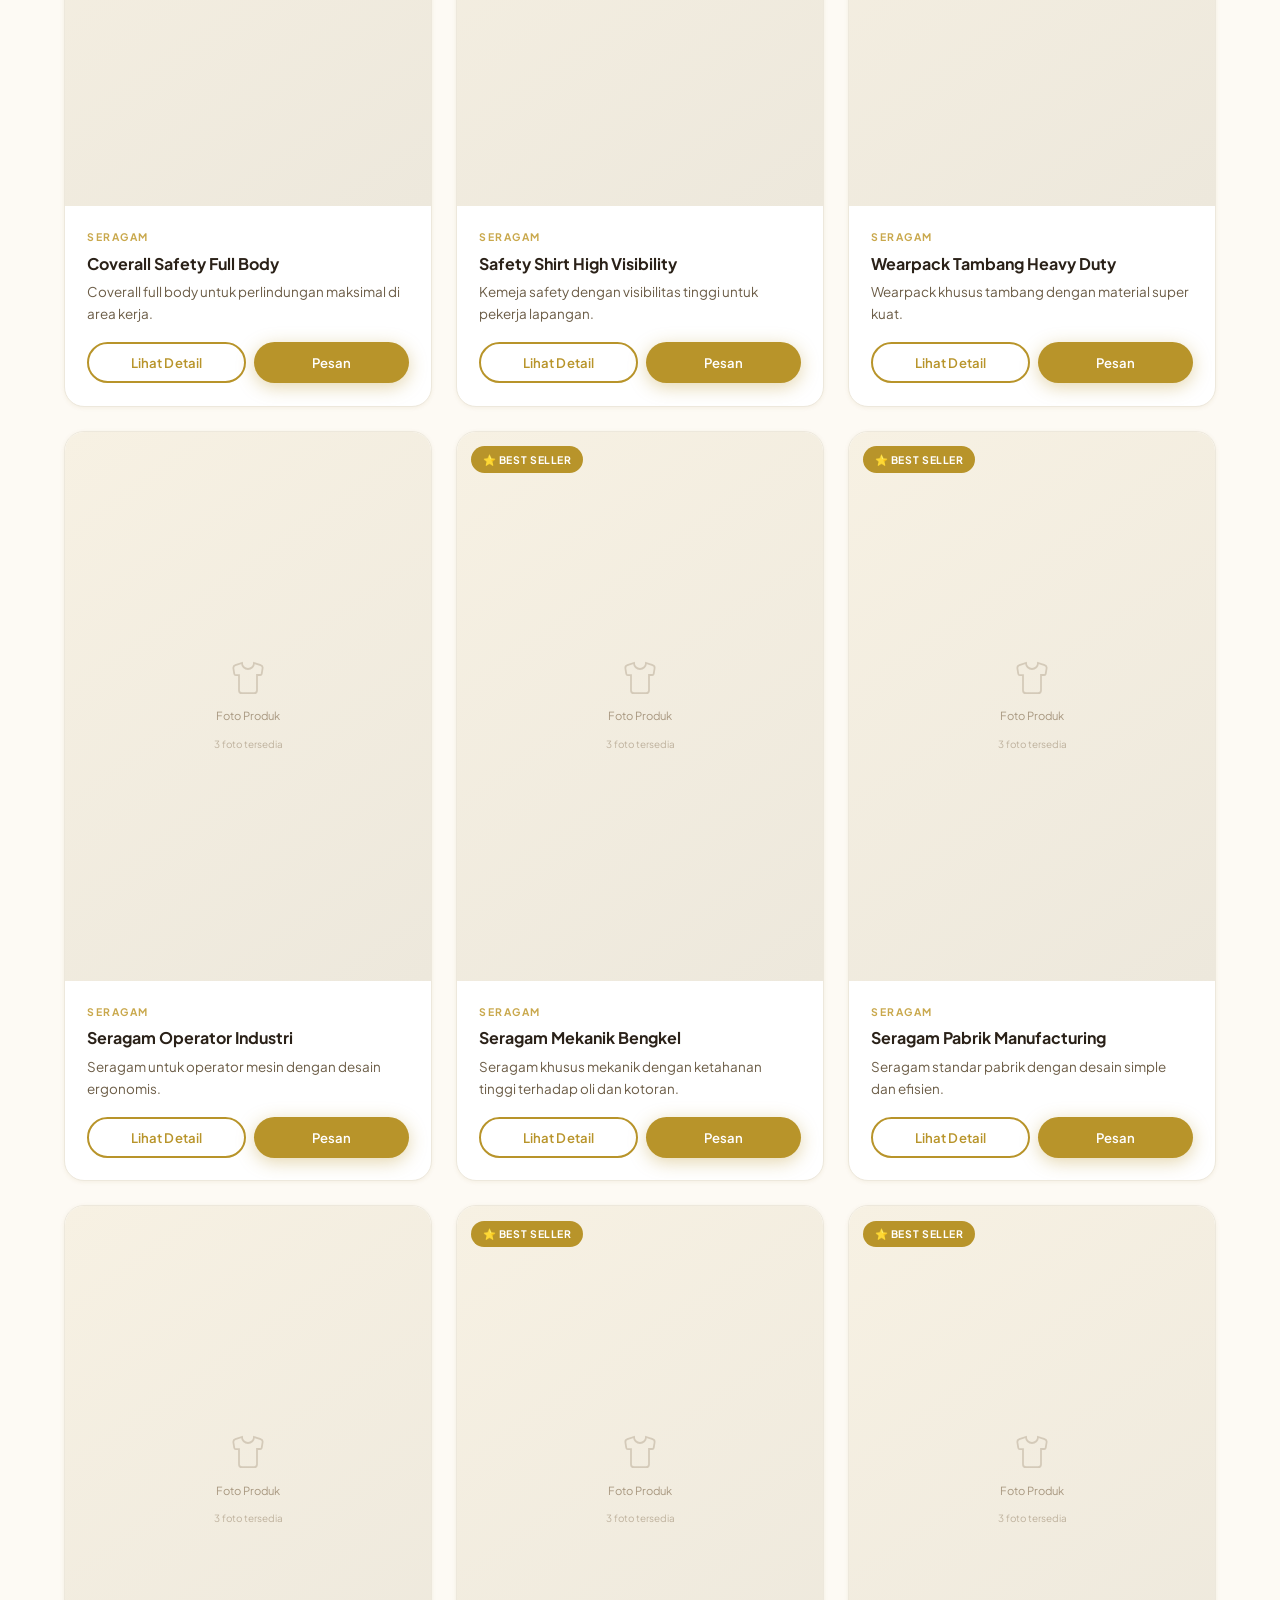
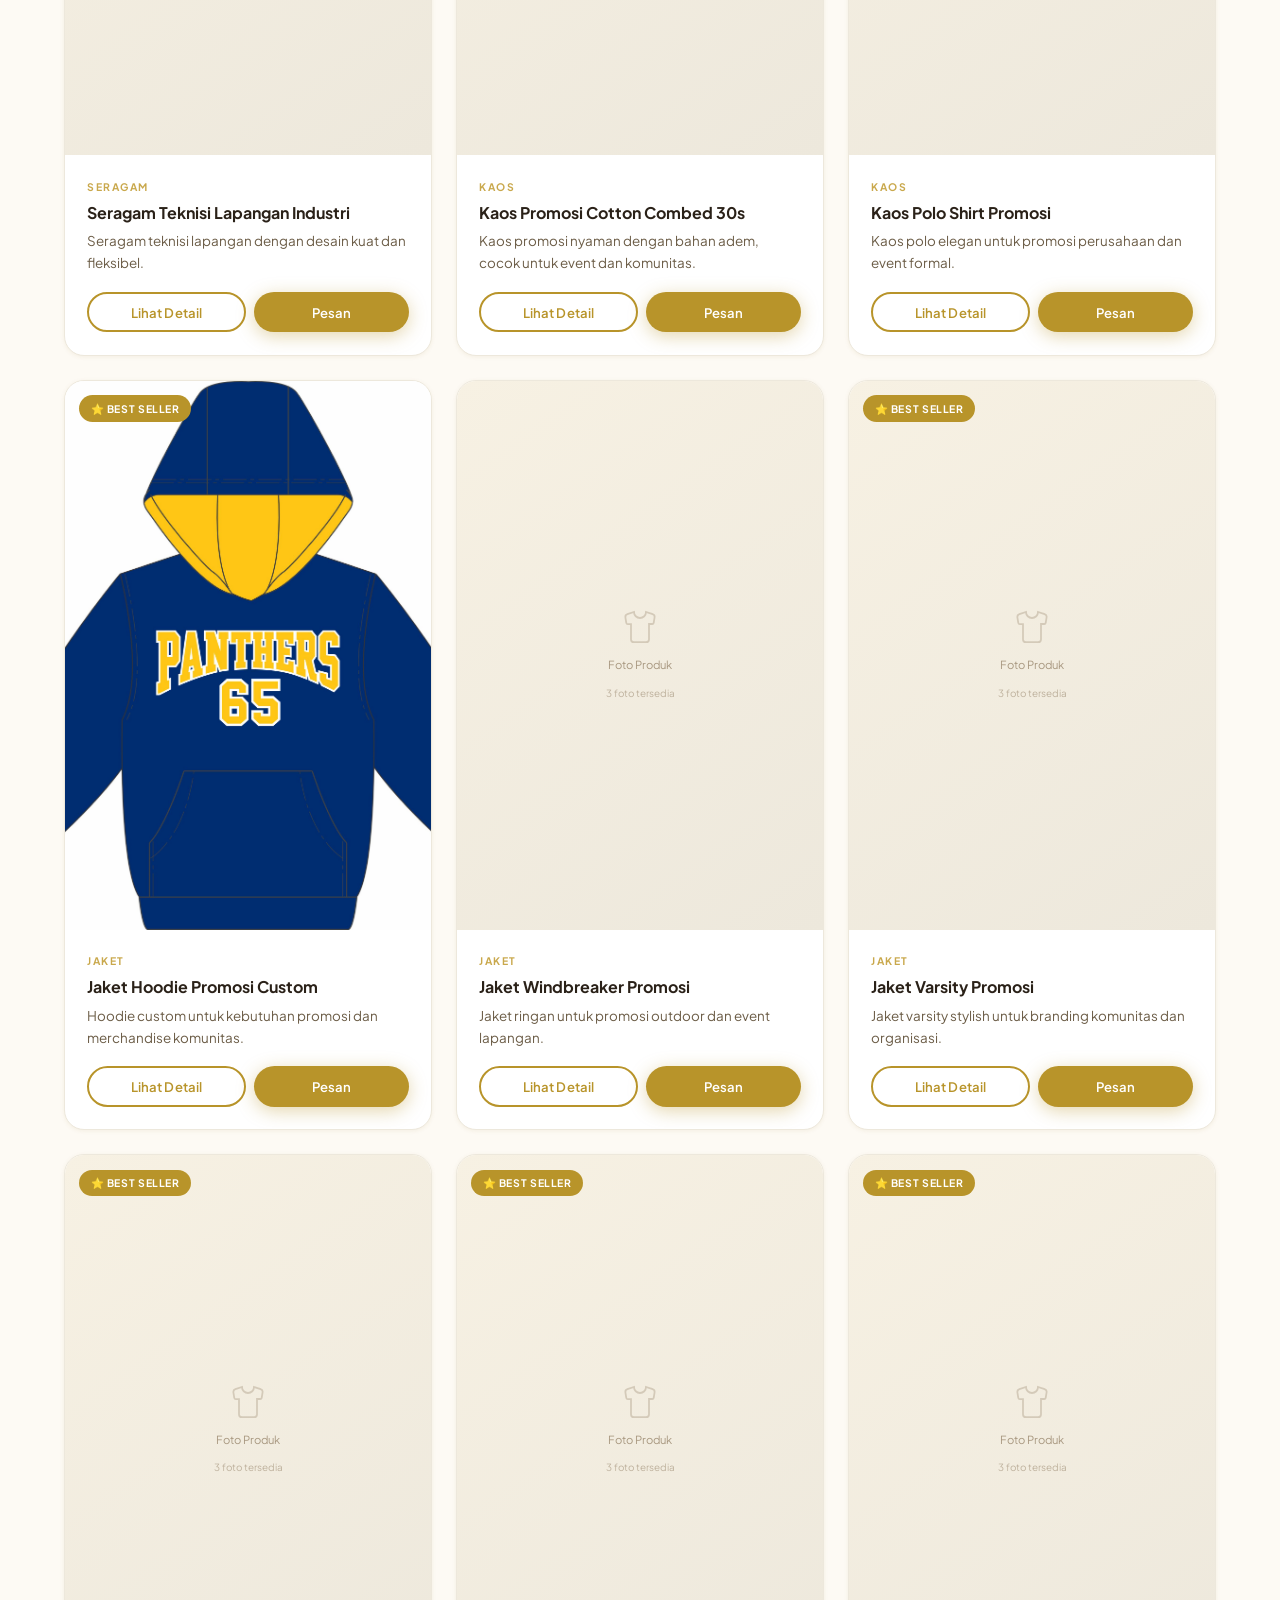
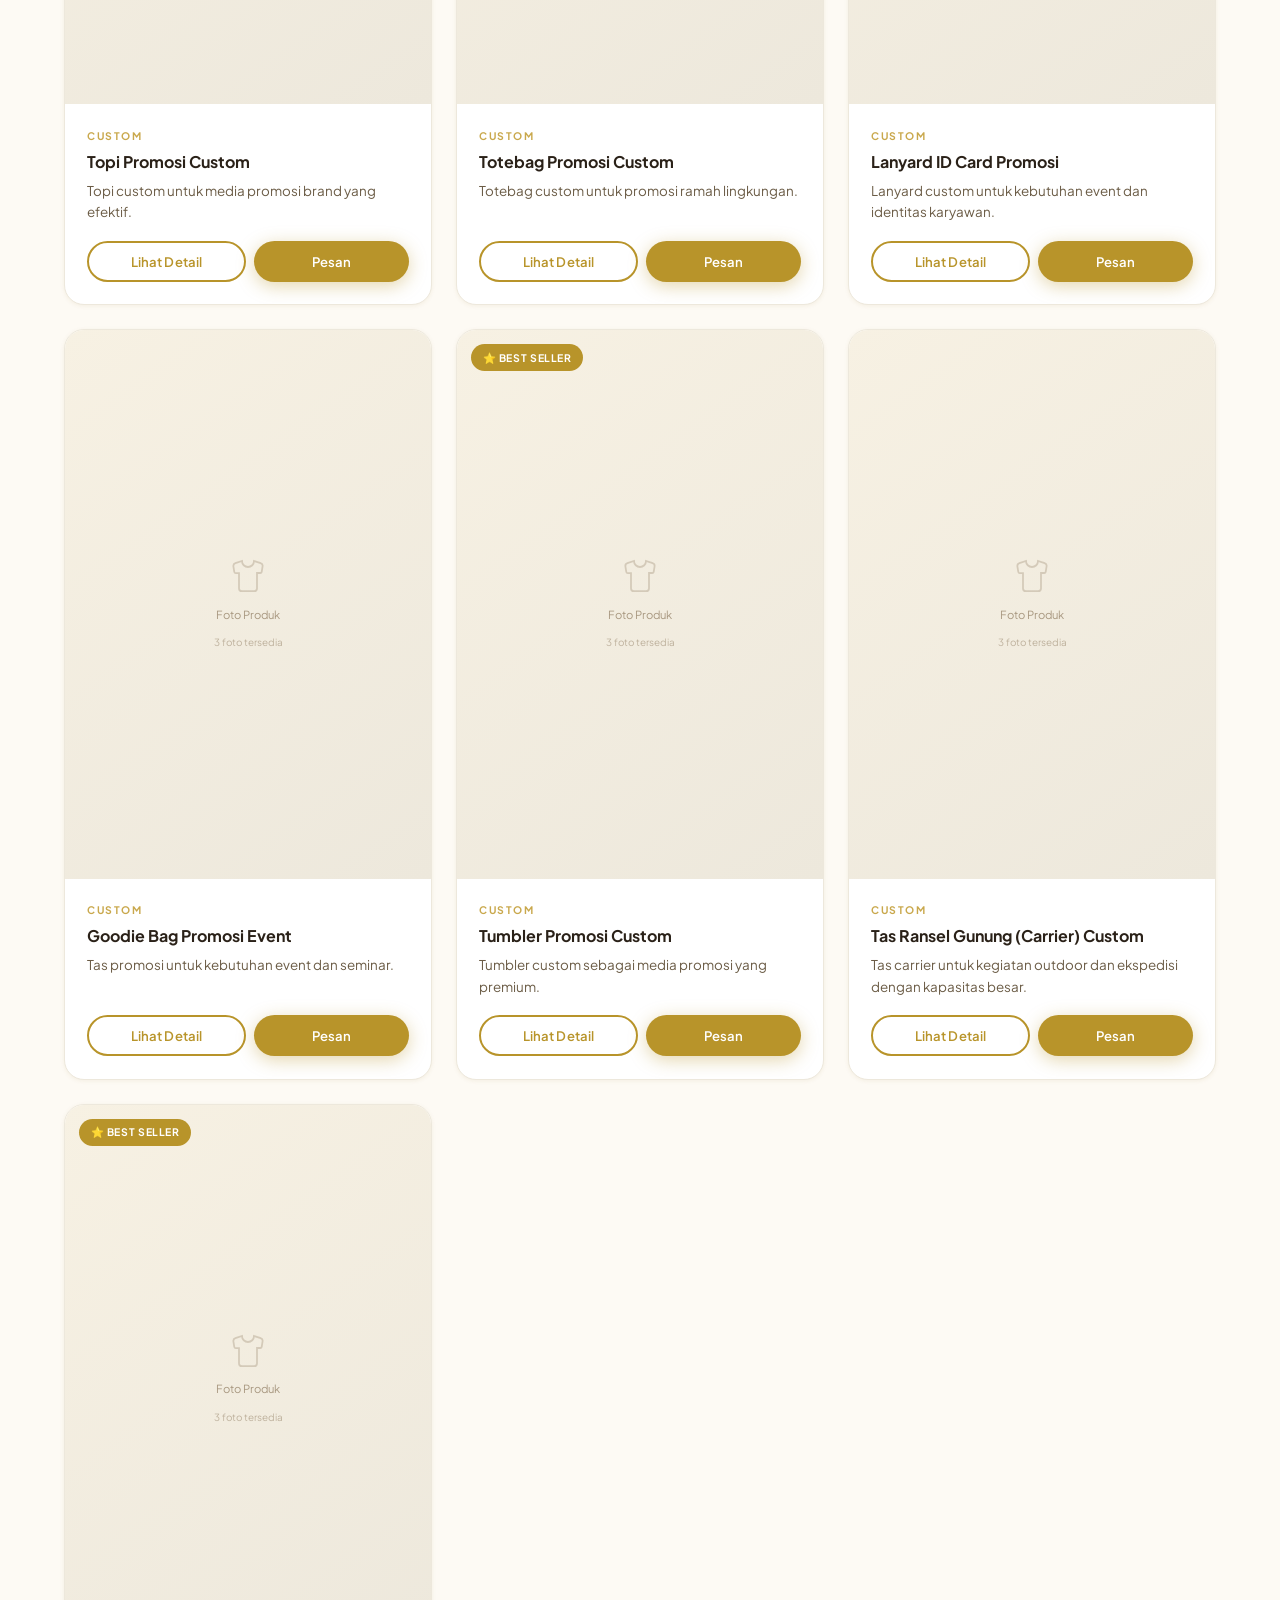
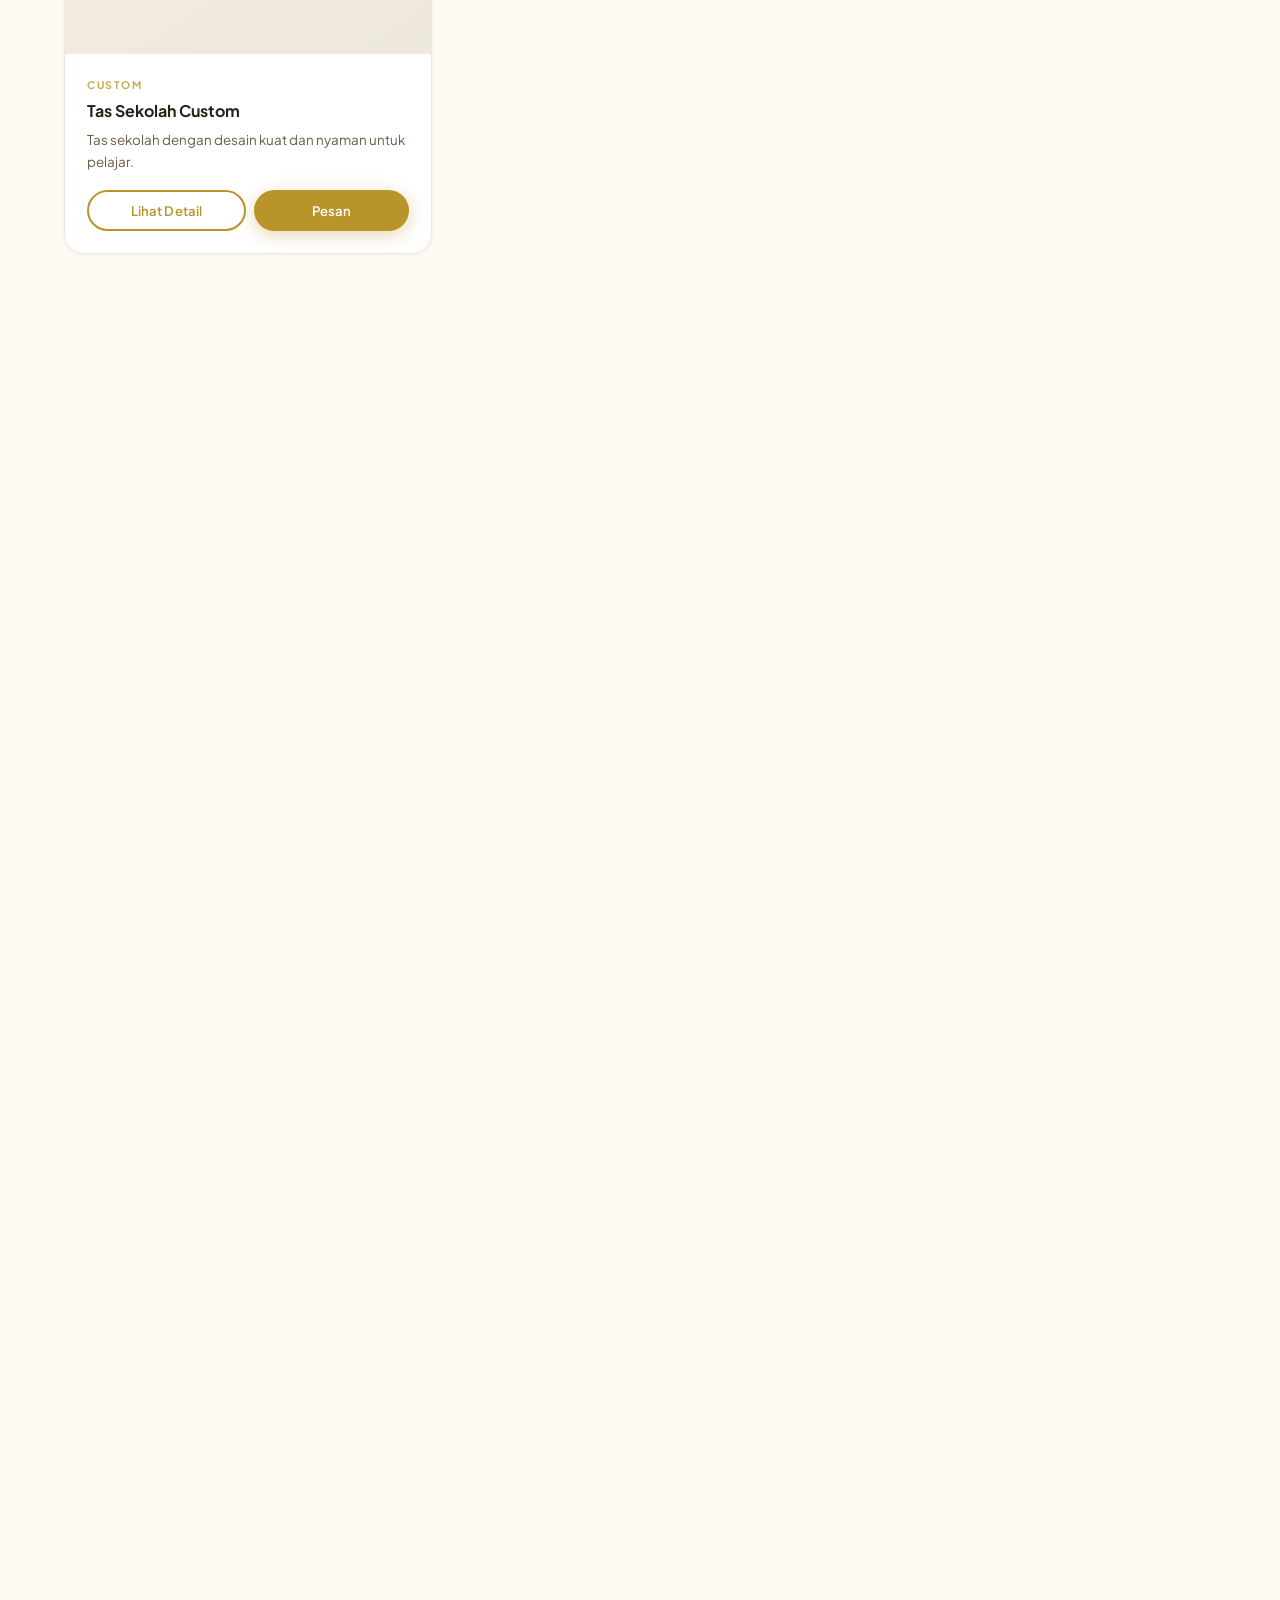
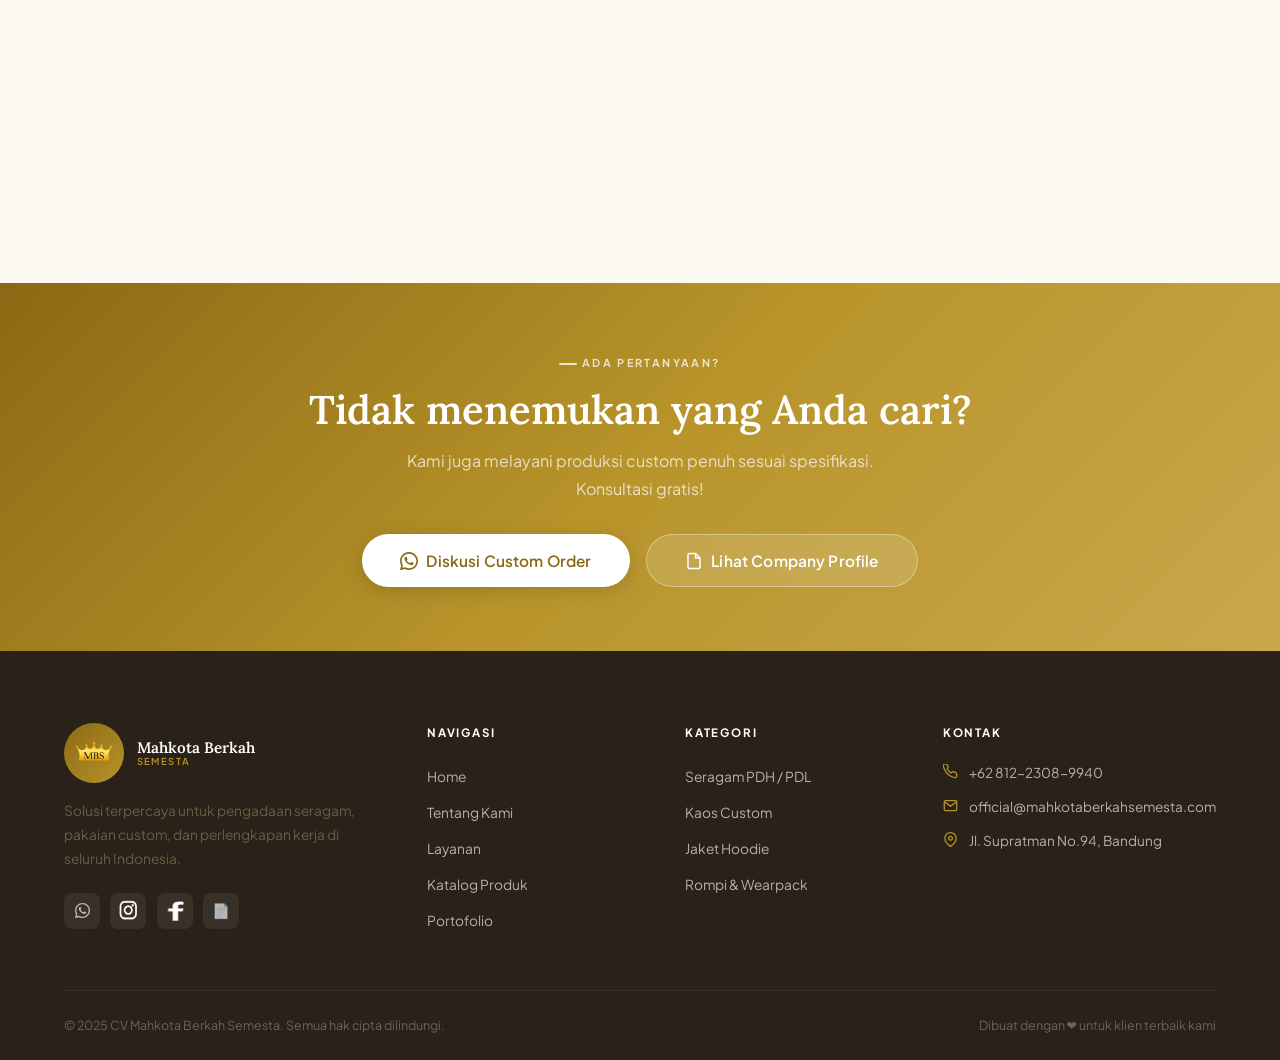
<file: katalog.html>
<!DOCTYPE html>
<html lang="id">
<head>
  <meta charset="UTF-8"/>
  <meta name="viewport" content="width=device-width, initial-scale=1.0"/>
  <meta name="description" content="Katalog Produk CV Mahkota Berkah Semesta — Seragam, Kaos, Jaket, dan Custom untuk perusahaan dan instansi."/>
  <title>Katalog Produk | CV Mahkota Berkah Semesta</title>
  <link rel="stylesheet" href="style.css"/>
  <link rel="icon" href="assets/img/MBS LOGO.png"/>
</head>
<body>

  <!-- ── NAVBAR ─────────────────────────────────── -->
  <nav class="navbar scrolled" id="navbar">
    <div class="container">
      <div class="nav-inner">
        <a href="index.html" class="nav-logo">
          <div class="logo-icon"> <img src="assets/img/MBS LOGO.png"></div>
          <div class="logo-text">
            <span class="logo-name">Mahkota Berkah</span>
            <span class="logo-sub">Semesta</span>
          </div>
        </a>

        <ul class="nav-menu" id="navMenu">
          <li><a href="index.html">Home</a></li>
          <li><a href="index.html#tentang">Tentang</a></li>
          <li><a href="index.html#layanan">Layanan</a></li>
          <li><a href="katalog.html" class="active">Katalog</a></li>
          <li><a href="index.html#portofolio">Portofolio</a></li>
          <li><a href="index.html#kontak">Kontak</a></li>
          <li class="mobile-cp-btn" style="display:none;">
            <button class="btn btn-gold" onclick="openCompanyProfile()">📄 Company Profile</button>
          </li>
        </ul>

        <div class="nav-actions">
          <button class="btn-cp" onclick="openCompanyProfile()">
            <svg xmlns="http://www.w3.org/2000/svg" width="14" height="14" viewBox="0 0 24 24" fill="none" stroke="currentColor" stroke-width="2"><path d="M14 2H6a2 2 0 00-2 2v16a2 2 0 002 2h12a2 2 0 002-2V8z"/><polyline points="14 2 14 8 20 8"/></svg>
            Company Profile
          </button>
          <button class="btn btn-gold" onclick="openWhatsAppGeneral()">Hubungi Kami</button>
        </div>

        <button class="nav-toggle" id="navToggle" aria-label="Toggle Menu">
          <span></span><span></span><span></span>
        </button>
      </div>
    </div>
  </nav>

  <!-- ── KATALOG HEADER ─────────────────────────── -->
  <header class="katalog-header">
    <div class="container">
      <span class="section-label">Katalog Produk</span>
      <h1 class="section-title" style="margin-bottom:0.75rem;">Semua Produk Kami</h1>
      <p>Temukan produk yang tepat untuk kebutuhan seragam dan pakaian custom tim Anda</p>
    </div>
  </header>

  <!-- ── FILTER & SEARCH ────────────────────────── -->
  <div class="katalog-controls">
    <div class="container">
      <div class="controls-inner">
        <div class="search-box">
          <svg xmlns="http://www.w3.org/2000/svg" viewBox="0 0 24 24" fill="none" stroke="currentColor" stroke-width="2"><circle cx="11" cy="11" r="8"/><path d="M21 21l-4.35-4.35"/></svg>
          <input type="text" id="searchInput" placeholder="Cari produk…" autocomplete="off"/>
        </div>
        <div class="filter-tabs">
          <button class="filter-tab active" data-filter="all">Semua</button>
          <button class="filter-tab" data-filter="seragam">Seragam</button>
          <button class="filter-tab" data-filter="kaos">Kaos</button>
          <button class="filter-tab" data-filter="jaket">Jaket</button>
          <button class="filter-tab" data-filter="custom">Custom</button>
        </div>
        <select class="sort-select" id="sortSelect">
          <option value="default">Urutan Default</option>
          <option value="name-az">Nama A–Z</option>
        </select>
        <span class="results-info" id="resultsCount">7 produk ditemukan</span>
      </div>
    </div>
  </div>

  <!-- ── PRODUCTS GRID ──────────────────────────── -->
  <div class="katalog-products">
    <div class="container">
      <div class="products-grid" id="productsGrid"></div>
    </div>
  </div>

  <!-- ── CTA + CP ───────────────────────────────── -->
  <section class="cta-section" style="padding:4rem 0;">
    <div class="container">
      <span class="section-label">Ada Pertanyaan?</span>
      <h2 style="color:var(--white);margin-bottom:0.75rem;">Tidak menemukan yang Anda cari?</h2>
      <p style="color:rgba(255,255,255,0.72);max-width:480px;margin:0 auto 2rem;">Kami juga melayani produksi custom penuh sesuai spesifikasi. Konsultasi gratis!</p>
      <div class="cta-actions">
        <button class="btn btn-white btn-lg" onclick="openWhatsAppGeneral('Halo, saya butuh produk custom yang tidak ada di katalog. Boleh diskusi?')">
          <svg xmlns="http://www.w3.org/2000/svg" width="18" height="18" viewBox="0 0 24 24" fill="currentColor"><path d="M17.472 14.382c-.297-.149-1.758-.867-2.03-.967-.273-.099-.471-.148-.67.15-.197.297-.767.966-.94 1.164-.173.199-.347.223-.644.075-.297-.15-1.255-.463-2.39-1.475-.883-.788-1.48-1.761-1.653-2.059-.173-.297-.018-.458.13-.606.134-.133.298-.347.446-.52.149-.174.198-.298.298-.497.099-.198.05-.371-.025-.52-.075-.149-.669-1.612-.916-2.207-.242-.579-.487-.5-.669-.51-.173-.008-.371-.01-.57-.01-.198 0-.52.074-.792.372-.272.297-1.04 1.016-1.04 2.479 0 1.462 1.065 2.875 1.213 3.074.149.198 2.096 3.2 5.077 4.487.709.306 1.262.489 1.694.625.712.227 1.36.195 1.871.118.571-.085 1.758-.719 2.006-1.413.248-.694.248-1.289.173-1.413-.074-.124-.272-.198-.57-.347z"/><path d="M12 0C5.373 0 0 5.373 0 12c0 2.117.549 4.107 1.51 5.84L.057 23.8c-.07.263.166.499.43.43l6.02-1.47A11.945 11.945 0 0012 24c6.627 0 12-5.373 12-12S18.627 0 12 0zm0 21.818a9.809 9.809 0 01-4.979-1.352l-.356-.212-3.69.899.934-3.592-.232-.374A9.8 9.8 0 012.182 12C2.182 6.58 6.58 2.182 12 2.182S21.818 6.58 21.818 12 17.42 21.818 12 21.818z"/></svg>
          Diskusi Custom Order
        </button>
        <button class="btn btn-ghost-light btn-lg" onclick="openCompanyProfile()">
          <svg xmlns="http://www.w3.org/2000/svg" width="18" height="18" viewBox="0 0 24 24" fill="none" stroke="currentColor" stroke-width="2"><path d="M14 2H6a2 2 0 00-2 2v16a2 2 0 002 2h12a2 2 0 002-2V8z"/><polyline points="14 2 14 8 20 8"/></svg>
          Lihat Company Profile
        </button>
      </div>
    </div>
  </section>

  <!-- ── FOOTER ──────────────────────────────────── -->
  <footer class="footer">
    <div class="container">
      <div class="footer-grid">
        <div class="footer-brand">
          <div class="nav-logo" style="margin-bottom:0;">
            <div class="logo-icon"> <img src="assets/img/MBS LOGO.png"></div>
            <div class="logo-text">
              <span class="logo-name">Mahkota Berkah</span>
              <span class="logo-sub">Semesta</span>
            </div>
          </div>
          <p>Solusi terpercaya untuk pengadaan seragam, pakaian custom, dan perlengkapan kerja di seluruh Indonesia.</p>
          <div class="footer-socials">
            <button class="social-btn" onclick="openWhatsAppGeneral()" title="WhatsApp">
              <svg xmlns="http://www.w3.org/2000/svg" width="15" height="15" viewBox="0 0 24 24" fill="currentColor"><path d="M17.472 14.382c-.297-.149-1.758-.867-2.03-.967-.273-.099-.471-.148-.67.15-.197.297-.767.966-.94 1.164-.173.199-.347.223-.644.075-.297-.15-1.255-.463-2.39-1.475-.883-.788-1.48-1.761-1.653-2.059-.173-.297-.018-.458.13-.606.134-.133.298-.347.446-.52.149-.174.198-.298.298-.497.099-.198.05-.371-.025-.52-.075-.149-.669-1.612-.916-2.207-.242-.579-.487-.5-.669-.51-.173-.008-.371-.01-.57-.01-.198 0-.52.074-.792.372-.272.297-1.04 1.016-1.04 2.479 0 1.462 1.065 2.875 1.213 3.074.149.198 2.096 3.2 5.077 4.487.709.306 1.262.489 1.694.625.712.227 1.36.195 1.871.118.571-.085 1.758-.719 2.006-1.413.248-.694.248-1.289.173-1.413-.074-.124-.272-.198-.57-.347z"/><path d="M12 0C5.373 0 0 5.373 0 12c0 2.117.549 4.107 1.51 5.84L.057 23.8c-.07.263.166.499.43.43l6.02-1.47A11.945 11.945 0 0012 24c6.627 0 12-5.373 12-12S18.627 0 12 0zm0 21.818a9.809 9.809 0 01-4.979-1.352l-.356-.212-3.69.899.934-3.592-.232-.374A9.8 9.8 0 012.182 12C2.182 6.58 6.58 2.182 12 2.182S21.818 6.58 21.818 12 17.42 21.818 12 21.818z"/></svg>
            </button>
            <button class="social-btn" title="Instagram"><img src="assets/icon/instagram.png"></button>
            <button class="social-btn" title="Facebook"><img src="assets/icon/fb_icon.png"></button>
            <button class="social-btn" onclick="openCompanyProfile()" title="Company Profile">📄</button>
          </div>
        </div>

        <div class="footer-col">
          <h4>Navigasi</h4>
          <ul>
            <li><a href="index.html">Home</a></li>
            <li><a href="index.html#tentang">Tentang Kami</a></li>
            <li><a href="index.html#layanan">Layanan</a></li>
            <li><a href="katalog.html">Katalog Produk</a></li>
            <li><a href="index.html#portofolio">Portofolio</a></li>
          </ul>
        </div>

        <div class="footer-col">
          <h4>Kategori</h4>
          <ul>
            <li><a href="#" onclick="setFilter('seragam')">Seragam PDH / PDL</a></li>
            <li><a href="#" onclick="setFilter('kaos')">Kaos Custom</a></li>
            <li><a href="#" onclick="setFilter('jaket')">Jaket Hoodie</a></li>
            <li><a href="#" onclick="setFilter('custom')">Rompi &amp; Wearpack</a></li>
          </ul>
        </div>

        <div class="footer-col">
          <h4>Kontak</h4>
          <div class="footer-contact-item">
            <svg xmlns="http://www.w3.org/2000/svg" width="15" height="15" viewBox="0 0 24 24" fill="none" stroke="currentColor" stroke-width="2"><path d="M22 16.92v3a2 2 0 01-2.18 2 19.79 19.79 0 01-8.63-3.07A19.5 19.5 0 013.07 9.63a19.79 19.79 0 01-3.07-8.67A2 2 0 012.18 0h3a2 2 0 012 1.72c.127.96.361 1.903.7 2.81a2 2 0 01-.45 2.11L6.91 7.91a16 16 0 006.29 6.29l1.28-1.28a2 2 0 012.11-.45c.907.339 1.85.573 2.81.7a2 2 0 011.72 2z"/></svg>
            <span>+62 812-2308-9940</span>
          </div>
          <div class="footer-contact-item">
            <svg xmlns="http://www.w3.org/2000/svg" width="15" height="15" viewBox="0 0 24 24" fill="none" stroke="currentColor" stroke-width="2"><path d="M20 4H4a2 2 0 00-2 2v12a2 2 0 002 2h16a2 2 0 002-2V6a2 2 0 00-2-2z"/><polyline points="22,6 12,13 2,6"/></svg>
            <span>official@mahkotaberkahsemesta.com</span>
          </div>
          <div class="footer-contact-item">
            <svg xmlns="http://www.w3.org/2000/svg" width="15" height="15" viewBox="0 0 24 24" fill="none" stroke="currentColor" stroke-width="2"><path d="M21 10c0 7-9 13-9 13s-9-6-9-13a9 9 0 0118 0z"/><circle cx="12" cy="10" r="3"/></svg>
            <span>Jl. Supratman No.94, Bandung</span>
          </div>
        </div>
      </div>

      <div class="footer-bottom">
        <p>&copy; 2025 CV Mahkota Berkah Semesta. Semua hak cipta dilindungi.</p>
        <p>Dibuat dengan ❤️ untuk klien terbaik kami</p>
      </div>
    </div>
  </footer>

  <!-- ── FLOATING WA ─────────────────────────────── -->
  <button class="wa-float" id="waFloat" aria-label="Hubungi via WhatsApp">
    <svg xmlns="http://www.w3.org/2000/svg" viewBox="0 0 24 24" fill="currentColor"><path d="M17.472 14.382c-.297-.149-1.758-.867-2.03-.967-.273-.099-.471-.148-.67.15-.197.297-.767.966-.94 1.164-.173.199-.347.223-.644.075-.297-.15-1.255-.463-2.39-1.475-.883-.788-1.48-1.761-1.653-2.059-.173-.297-.018-.458.13-.606.134-.133.298-.347.446-.52.149-.174.198-.298.298-.497.099-.198.05-.371-.025-.52-.075-.149-.669-1.612-.916-2.207-.242-.579-.487-.5-.669-.51-.173-.008-.371-.01-.57-.01-.198 0-.52.074-.792.372-.272.297-1.04 1.016-1.04 2.479 0 1.462 1.065 2.875 1.213 3.074.149.198 2.096 3.2 5.077 4.487.709.306 1.262.489 1.694.625.712.227 1.36.195 1.871.118.571-.085 1.758-.719 2.006-1.413.248-.694.248-1.289.173-1.413-.074-.124-.272-.198-.57-.347z"/><path d="M12 0C5.373 0 0 5.373 0 12c0 2.117.549 4.107 1.51 5.84L.057 23.8c-.07.263.166.499.43.43l6.02-1.47A11.945 11.945 0 0012 24c6.627 0 12-5.373 12-12S18.627 0 12 0zm0 21.818a9.809 9.809 0 01-4.979-1.352l-.356-.212-3.69.899.934-3.592-.232-.374A9.8 9.8 0 012.182 12C2.182 6.58 6.58 2.182 12 2.182S21.818 6.58 21.818 12 17.42 21.818 12 21.818z"/></svg>
    <span>Hubungi Kami</span>
  </button>

  <!-- ── MODAL ───────────────────────────────────── -->
  <div class="modal-overlay" id="modalOverlay">
    <div class="modal" id="modalContent"></div>
  </div>

  <script src="data.js"></script>
  <script src="script.js"></script>
  <script>
    function setFilter(cat) {
      const tab = document.querySelector(`.filter-tab[data-filter="${cat}"]`);
      if (tab) tab.click();
      window.scrollTo({ top: 0, behavior: 'smooth' });
    }
  </script>
</body>
</html>
</file>
<file: style.css>
/* =========================================================
   CV MAHKOTA BERKAH SEMESTA — Design System v2
   Font: Plus Jakarta Sans (nyaman, modern, profesional)
   Palette: Gold utama + Ivory + Deep Brown + Charcoal
   ========================================================= */

@import url('https://fonts.googleapis.com/css2?family=Plus+Jakarta+Sans:ital,wght@0,300;0,400;0,500;0,600;0,700;0,800;1,400&family=Lora:ital,wght@0,500;0,600;1,500;1,600&display=swap');

:root {
  /* ── Gold Palette ── */
  --gold-deep:    #8B6914;
  --gold:         #B8942A;
  --gold-mid:     #C9A84C;
  --gold-light:   #DFC07A;
  --gold-pale:    #F5E9C8;
  --gold-ghost:   #FBF5E6;

  /* ── Neutrals ── */
  --ivory:        #FDFAF4;
  --cream:        #F7F1E3;
  --warm-100:     #EDE8DC;
  --warm-200:     #D9D1BE;
  --warm-400:     #A89880;
  --warm-600:     #6B5C46;
  --charcoal:     #2A2118;
  --charcoal-mid: #3D2F1F;
  --white:        #FFFFFF;

  /* ── Typography ── */
  --font-body:    'Plus Jakarta Sans', system-ui, sans-serif;
  --font-serif:   'Lora', Georgia, serif;

  /* ── Shadows (warm-tinted) ── */
  --shadow-xs:  0 1px 4px rgba(139,105,20,0.08);
  --shadow-sm:  0 2px 12px rgba(139,105,20,0.10);
  --shadow-md:  0 8px 30px rgba(139,105,20,0.14);
  --shadow-lg:  0 20px 60px rgba(139,105,20,0.18);
  --shadow-xl:  0 32px 80px rgba(139,105,20,0.22);

  /* ── Misc ── */
  --radius:     12px;
  --radius-lg:  20px;
  --radius-xl:  28px;
  --transition: 0.3s cubic-bezier(0.4, 0, 0.2, 1);
}

/* ─── Reset ──────────────────────── */
*, *::before, *::after { box-sizing: border-box; margin: 0; padding: 0; }
html { scroll-behavior: smooth; }
body {
  font-family: var(--font-body);
  background: var(--ivory);
  color: var(--charcoal);
  line-height: 1.7;
  -webkit-font-smoothing: antialiased;
  overflow-x: hidden;
}
img { max-width: 100%; display: block; }
a { text-decoration: none; color: inherit; }
ul { list-style: none; }
button { font-family: var(--font-body); cursor: pointer; border: none; background: none; }

/* ─── Typography ─────────────────── */
h1 { font-family: var(--font-serif); font-size: clamp(2.2rem, 5vw, 3.6rem); font-weight: 600; line-height: 1.18; }
h2 { font-family: var(--font-serif); font-size: clamp(1.7rem, 3.5vw, 2.5rem); font-weight: 600; line-height: 1.22; }
h3 { font-family: var(--font-body);  font-size: 1.15rem; font-weight: 700; line-height: 1.35; }
h4 { font-family: var(--font-body);  font-size: 0.85rem; font-weight: 700; }
p  { color: var(--warm-600); line-height: 1.72; }

.section-label {
  display: inline-block;
  font-size: 0.68rem;
  font-weight: 700;
  letter-spacing: 0.22em;
  text-transform: uppercase;
  color: var(--gold);
  margin-bottom: 0.85rem;
  position: relative;
  padding-left: 1.4rem;
}
.section-label::before {
  content: '';
  position: absolute;
  left: 0; top: 50%;
  transform: translateY(-50%);
  width: 18px; height: 2px;
  background: var(--gold);
  border-radius: 2px;
}

.section-title { color: var(--charcoal); margin-bottom: 1rem; }
.section-sub   { color: var(--warm-600); font-size: 1.02rem; max-width: 560px; margin: 0 auto 3rem; }
.text-center   { text-align: center; }

/* ─── Layout ─────────────────────── */
.container { max-width: 1200px; margin: 0 auto; padding: 0 1.5rem; }
section { padding: 5.5rem 0; }

/* ─── Buttons ────────────────────── */
.btn {
  display: inline-flex;
  align-items: center;
  gap: 0.5rem;
  padding: 0.88rem 2rem;
  border-radius: 50px;
  font-weight: 600;
  font-size: 0.9rem;
  transition: var(--transition);
  white-space: nowrap;
  cursor: pointer;
  border: none;
  font-family: var(--font-body);
  letter-spacing: 0.01em;
}

.btn-gold {
  background: var(--gold);
  color: var(--white);
  box-shadow: 0 4px 18px rgba(184,148,42,0.38);
}
.btn-gold:hover {
  background: var(--gold-deep);
  transform: translateY(-2px);
  box-shadow: 0 8px 28px rgba(184,148,42,0.45);
}

.btn-outline-gold {
  background: transparent;
  color: var(--gold);
  border: 2px solid var(--gold);
}
.btn-outline-gold:hover {
  background: var(--gold);
  color: var(--white);
  transform: translateY(-2px);
  box-shadow: 0 6px 20px rgba(184,148,42,0.3);
}

.btn-dark {
  background: var(--charcoal);
  color: var(--white);
  box-shadow: 0 4px 18px rgba(42,33,24,0.25);
}
.btn-dark:hover {
  background: var(--charcoal-mid);
  transform: translateY(-2px);
  box-shadow: 0 8px 28px rgba(42,33,24,0.3);
}

.btn-ghost-light {
  background: rgba(255,255,255,0.14);
  color: var(--white);
  border: 1.5px solid rgba(255,255,255,0.35);
  backdrop-filter: blur(8px);
}
.btn-ghost-light:hover {
  background: rgba(255,255,255,0.24);
  transform: translateY(-2px);
}

.btn-sm { padding: 0.62rem 1.4rem; font-size: 0.82rem; }
.btn-lg { padding: 1rem 2.4rem; font-size: 0.96rem; }

/* ─── NAVBAR ─────────────────────── */
.navbar {
  position: fixed;
  top: 0; left: 0; right: 0;
  z-index: 1000;
  padding: 1.1rem 0;
  transition: var(--transition);
}

.navbar.scrolled {
  background: rgba(253,250,244,0.96);
  backdrop-filter: blur(14px);
  -webkit-backdrop-filter: blur(14px);
  box-shadow: 0 1px 0 var(--warm-100), var(--shadow-xs);
  padding: 0.75rem 0;
}

.nav-inner {
  display: flex;
  align-items: center;
  justify-content: space-between;
  gap: 1.5rem;
}

.nav-logo { display: flex; align-items: center; gap: 0.8rem; flex-shrink: 0; }
.logo-icon {
  width: 60px; height: 60px;
  background: linear-gradient(135deg, var(--gold-deep), var(--gold));
  border-radius: 50px;
  display: flex; align-items: center; justify-content: center;
  color: var(--white);
  flex-shrink: 0;
}
.logo-text { display: flex; flex-direction: column; line-height: 1.1; }
.logo-name {
  font-family: var(--font-serif);
  font-size: 0.95rem;
  font-weight: 600;
  color: var(--charcoal);
  transition: color var(--transition);
}
.logo-sub {
  font-size: 0.6rem;
  font-weight: 600;
  letter-spacing: 0.14em;
  text-transform: uppercase;
  color: var(--gold);
}

.navbar:not(.scrolled) .logo-name { color: var(--white); }

.nav-menu { display: flex; align-items: center; gap: 0.15rem; }
.nav-menu a {
  font-size: 0.88rem;
  font-weight: 500;
  color: var(--charcoal);
  padding: 0.5rem 1rem;
  border-radius: 50px;
  transition: var(--transition);
}
.nav-menu a:hover, .nav-menu a.active {
  background: var(--gold-ghost);
  color: var(--gold-deep);
}
.navbar:not(.scrolled) .nav-menu a { color: rgba(255,255,255,0.85); }
.navbar:not(.scrolled) .nav-menu a:hover,
.navbar:not(.scrolled) .nav-menu a.active {
  background: rgba(255,255,255,0.14);
  color: var(--white);
}

.nav-actions { display: flex; align-items: center; gap: 0.75rem; flex-shrink: 0; }
.nav-actions .btn { padding: 0.6rem 1.35rem; font-size: 0.84rem; }
.btn-cp {
  background: var(--gold-ghost);
  color: var(--gold-deep);
  border: 1.5px solid var(--gold-light);
  font-size: 0.84rem;
  font-weight: 600;
  padding: 0.58rem 1.25rem;
  border-radius: 50px;
  display: inline-flex;
  align-items: center;
  gap: 0.4rem;
  transition: var(--transition);
  font-family: var(--font-body);
  cursor: pointer;
}
.btn-cp:hover { background: var(--gold); color: var(--white); border-color: var(--gold); }
.navbar:not(.scrolled) .btn-cp {
  background: rgba(255,255,255,0.1);
  color: var(--white);
  border-color: rgba(255,255,255,0.3);
}
.navbar:not(.scrolled) .btn-cp:hover { background: var(--gold); border-color: var(--gold); }

.nav-toggle {
  display: none;
  flex-direction: column;
  gap: 5px;
  padding: 0.5rem;
  border-radius: 8px;
  background: none; border: none; cursor: pointer;
}
.nav-toggle span {
  width: 24px; height: 2px;
  background: var(--white);
  border-radius: 2px;
  display: block;
  transition: var(--transition);
}
.navbar.scrolled .nav-toggle span { background: var(--charcoal); }
.nav-toggle.open span:nth-child(1) { transform: rotate(45deg) translate(5px, 5px); }
.nav-toggle.open span:nth-child(2) { opacity: 0; }
.nav-toggle.open span:nth-child(3) { transform: rotate(-45deg) translate(5px, -5px); }

/* ─── HERO ───────────────────────── */
.hero {
  min-height: 100vh;
  background: linear-gradient(145deg, var(--charcoal) 0%, var(--charcoal-mid) 40%, #4A3520 100%);
  display: flex;
  align-items: center;
  position: relative;
  overflow: hidden;
}

.hero-noise {
  position: absolute; inset: 0;
  background-image: url("data:image/svg+xml,%3Csvg viewBox='0 0 256 256' xmlns='http://www.w3.org/2000/svg'%3E%3Cfilter id='n'%3E%3CfeTurbulence type='fractalNoise' baseFrequency='0.9' numOctaves='4' stitchTiles='stitch'/%3E%3C/filter%3E%3Crect width='100%25' height='100%25' filter='url(%23n)' opacity='0.04'/%3E%3C/svg%3E");
  pointer-events: none;
}

.hero-glow-1 {
  position: absolute;
  width: 700px; height: 700px; border-radius: 50%;
  background: radial-gradient(circle, rgba(184,148,42,0.14) 0%, transparent 65%);
  top: -100px; right: -150px; pointer-events: none;
}
.hero-glow-2 {
  position: absolute;
  width: 400px; height: 400px; border-radius: 50%;
  background: radial-gradient(circle, rgba(223,192,122,0.1) 0%, transparent 70%);
  bottom: -80px; left: 30%; pointer-events: none;
}

.hero-content {
  position: relative; z-index: 2;
  padding: 8rem 0 5rem;
  max-width: 680px;
}

.hero-badge {
  display: inline-flex; align-items: center; gap: 0.5rem;
  background: rgba(184,148,42,0.18);
  border: 1px solid rgba(223,192,122,0.35);
  color: var(--gold-light);
  font-size: 0.72rem; font-weight: 700;
  letter-spacing: 0.18em; text-transform: uppercase;
  padding: 0.45rem 1.1rem; border-radius: 50px;
  margin-bottom: 2rem;
}

.hero-title { color: var(--white); margin-bottom: 1.5rem; }
.hero-title em { font-style: italic; color: var(--gold-light); }

.hero-sub {
  color: rgba(255,255,255,0.68);
  font-size: 1.06rem;
  max-width: 520px;
  margin-bottom: 2.5rem;
  line-height: 1.75;
}

.hero-actions { display: flex; gap: 1rem; flex-wrap: wrap; margin-bottom: 3.5rem; }

.hero-stats {
  display: flex; gap: 2.5rem;
  border-top: 1px solid rgba(255,255,255,0.1);
  padding-top: 2.5rem;
}
.stat-number {
  font-family: var(--font-serif);
  font-size: 1.85rem; font-weight: 600;
  color: var(--white); line-height: 1;
}
.stat-number span { color: var(--gold-light); }
.stat-label { font-size: 0.78rem; color: rgba(255,255,255,0.5); margin-top: 0.2rem; }

/* Floating cards */
.hero-visual {
  position: absolute;
  right: 0; top: 0; bottom: 0;
  width: 42%;
  display: flex; align-items: center; justify-content: center;
}
.hero-cards-stack { position: relative; width: 300px; height: 380px; }
.hero-card {
  position: absolute;
  background: rgba(255,255,255,0.06);
  border: 1px solid rgba(223,192,122,0.2);
  backdrop-filter: blur(12px);
  border-radius: var(--radius-lg);
  padding: 1.4rem;
  width: 220px;
}
.hero-card:nth-child(1) { top: 0; right: 60px; animation: hfloat1 6s ease-in-out infinite; }
.hero-card:nth-child(2) { top: 110px; right: 0; animation: hfloat2 6s ease-in-out infinite 1.2s; }
.hero-card:nth-child(3) { bottom: 10px; right: 50px; animation: hfloat3 6s ease-in-out infinite 2s; }
@keyframes hfloat1 { 0%,100%{transform:translateY(0)} 50%{transform:translateY(-10px)} }
@keyframes hfloat2 { 0%,100%{transform:translateY(0)} 50%{transform:translateY(-8px)} }
@keyframes hfloat3 { 0%,100%{transform:translateY(0)} 50%{transform:translateY(-12px)} }
.hcard-icon {
  width: 38px; height: 38px;
  background: linear-gradient(135deg, var(--gold), var(--gold-light));
  border-radius: 10px;
  display: flex; align-items: center; justify-content: center;
  font-size: 1.1rem; margin-bottom: 0.7rem;
}

.hcard-icon img{
	width: 60%;
	height : 60%;

}
.hcard-title { color: var(--white); font-size: 0.82rem; font-weight: 600; margin-bottom: 0.2rem; }
.hcard-sub   { color: rgba(255,255,255,0.45); font-size: 0.72rem; }

/* ─── ABOUT ──────────────────────── */
.about { background: var(--ivory); }
.about-grid {
  display: grid;
  grid-template-columns: 1fr 1fr;
  gap: 5rem;
  align-items: center;
}
.about-visual { position: relative; }
.about-img-main {
  width: 100%; aspect-ratio: 4/5;
  border-radius: var(--radius-xl);
  overflow: hidden;
  background: var(--cream);
}
.about-img-placeholder {
  width: 100%; height: 100%;
  display: flex; flex-direction: column; align-items: center; justify-content: center;
  background: linear-gradient(145deg, var(--cream), var(--warm-100));
  color: var(--warm-400); gap: 0.75rem; font-size: 0.82rem; text-align: center;
}
.about-img-placeholder svg { width: 48px; height: 48px; opacity: 0.4; }
.about-badge-float {
  position: absolute; bottom: -1.5rem; right: -1.5rem;
  background: var(--gold);
  color: var(--white);
  padding: 1.4rem 1.6rem;
  border-radius: var(--radius);
  text-align: center;
  min-width: 130px;
  box-shadow: var(--shadow-lg);
}
.about-badge-float strong {
  font-family: var(--font-serif);
  font-size: 2rem; display: block; line-height: 1;
}
.about-badge-float span { font-size: 0.72rem; opacity: 0.85; }

.about-content .section-title { text-align: left; }
.about-desc { font-size: 1rem; margin-bottom: 1.5rem; }

.vm-cards { display: grid; grid-template-columns: 1fr 1fr; gap: 1rem; margin-bottom: 2rem; }
.vm-card {
  background: var(--gold-ghost);
  border-radius: var(--radius);
  padding: 1.25rem;
  border-left: 3px solid var(--gold);
}
.vm-card h4 {
  color: var(--gold-deep);
  font-size: 0.72rem; letter-spacing: 0.1em; text-transform: uppercase;
  margin-bottom: 0.45rem;
}
.vm-card p { font-size: 0.86rem; }

.keunggulan-grid { display: grid; grid-template-columns: 1fr 1fr; gap: 0.6rem; }
.keunggulan-item {
  display: flex; align-items: center; gap: 0.55rem;
  font-size: 0.88rem; font-weight: 500; color: var(--charcoal);
}
.keunggulan-item svg { color: var(--gold); flex-shrink: 0; }

/* ─── SERVICES ───────────────────── */
.services {
  background: linear-gradient(145deg, var(--charcoal) 0%, var(--charcoal-mid) 100%);
  position: relative; overflow: hidden;
}
.services::before {
  content: '';
  position: absolute; inset: 0;
  background: repeating-linear-gradient(
    -45deg, transparent, transparent 50px,
    rgba(184,148,42,0.02) 50px, rgba(184,148,42,0.02) 51px
  );
}
.services .section-title { color: var(--white); }
.services .section-sub { color: rgba(255,255,255,0.55); }
.services-grid { position: relative; display: grid; grid-template-columns: repeat(4,1fr); gap: 1.25rem; }
.service-card {
  background: rgba(255,255,255,0.04);
  border: 1px solid rgba(223,192,122,0.12);
  border-radius: var(--radius-lg);
  padding: 2rem 1.5rem;
  transition: var(--transition);
  position: relative; overflow: hidden;
}
.service-card::after {
  content: '';
  position: absolute; bottom: 0; left: 0; right: 0; height: 3px;
  background: linear-gradient(90deg, var(--gold-deep), var(--gold-light));
  transform: scaleX(0);
  transition: var(--transition);
}
.service-card:hover {
  background: rgba(255,255,255,0.08);
  transform: translateY(-6px);
  border-color: rgba(223,192,122,0.3);
}
.service-card:hover::after { transform: scaleX(1); }
.service-icon {
  width: 50px; height: 50px;
  background: rgba(184,148,42,0.15);
  border: 1px solid rgba(184,148,42,0.25);
  border-radius: 14px;
  display: flex; align-items: center; justify-content: center;
  font-size: 1.4rem; margin-bottom: 1.2rem;
}

.service-icon img {
	width: 60%;
	height : 60%;
}

.service-card h3 { color: var(--white); font-size: 1.05rem; margin-bottom: 0.7rem; }
.service-card p  { color: rgba(255,255,255,0.5); font-size: 0.86rem; line-height: 1.65; }

/* ─── COMPANY PROFILE BANNER ─────── */
.cp-banner {
  background: linear-gradient(135deg, var(--gold-ghost) 0%, var(--cream) 100%);
  border-top: 1px solid var(--gold-pale);
  border-bottom: 1px solid var(--gold-pale);
  padding: 3rem 0;
}
.cp-inner {
  display: flex; align-items: center; justify-content: space-between; gap: 2rem; flex-wrap: wrap;
}
.cp-text h3 { color: var(--charcoal); font-size: 1.25rem; font-family: var(--font-serif); margin-bottom: 0.4rem; }
.cp-text p  { font-size: 0.9rem; max-width: 480px; margin: 0; }
.cp-text .section-label { margin-bottom: 0.4rem; }
.cp-actions { display: flex; gap: 0.75rem; align-items: center; flex-shrink: 0; }

/* ─── FEATURED ───────────────────── */
.featured { background: var(--cream); }
.featured-grid { display: grid; grid-template-columns: repeat(3,1fr); gap: 1.5rem; }

/* ─── PRODUCT CARD ───────────────── */
.product-card {
  background: var(--white);
  border-radius: var(--radius-lg);
  overflow: hidden;
  box-shadow: var(--shadow-xs);
  border: 1px solid var(--warm-100);
  transition: var(--transition);
  display: flex; flex-direction: column;
}
.product-card:hover {
  transform: translateY(-7px);
  box-shadow: var(--shadow-lg);
  border-color: var(--gold-pale);
}

.card-image {
  position: relative;
  aspect-ratio: 2/3;
  background: var(--cream);
  overflow: hidden;
}

.card-image img {
  width: 100%;
  height: 100%;
  object-fit: contain; /* atau cover */
}
.card-img-placeholder {
  width: 100%; height: 100%;
  display: flex; flex-direction: column; align-items: center; justify-content: center;
  background: linear-gradient(145deg, var(--cream), var(--warm-100));
  color: var(--warm-400); gap: 0.65rem; font-size: 0.76rem;
}
.card-img-placeholder svg { width: 36px; height: 36px; opacity: 0.4; }
.card-img-placeholder span { font-size: 0.7rem; color: var(--warm-400); }
.card-badge {
  position: absolute; top: 0.9rem; left: 0.9rem;
  background: var(--gold);
  color: var(--white);
  font-size: 0.65rem; font-weight: 700; letter-spacing: 0.06em; text-transform: uppercase;
  padding: 0.28rem 0.7rem; border-radius: 50px;
}

.card-body {
  padding: 1.4rem;
  flex: 1; display: flex; flex-direction: column;
}
.card-cat {
  font-size: 0.65rem; font-weight: 700; letter-spacing: 0.14em; text-transform: uppercase;
  color: var(--gold-mid); margin-bottom: 0.4rem;
}
.card-body h3 { font-size: 1rem; color: var(--charcoal); margin-bottom: 0.45rem; }
.card-body p  { font-size: 0.84rem; line-height: 1.62; flex: 1; margin-bottom: 1.1rem; }
.card-actions { display: flex; gap: 0.55rem; }
.card-actions .btn { flex: 1; justify-content: center; }

/* ─── PORTFOLIO CAROUSEL ─────────── */
.portfolio { background: var(--ivory); overflow: hidden; }

.portfolio-track-wrap {
  position: relative;
  margin: 0 -1.5rem;
}

.portfolio-track {
  display: flex;
  gap: 1.5rem;
  transition: transform 0.55s cubic-bezier(0.4, 0, 0.2, 1);
  padding: 0 1.5rem;
  cursor: grab;
  user-select: none;
}
.portfolio-track.dragging { cursor: grabbing; transition: none; }

.portfolio-slide {
  flex: 0 0 calc(33.333% - 1rem);
  min-width: 0;
}

@media (max-width: 900px) { .portfolio-slide { flex: 0 0 calc(50% - 0.75rem); } }
@media (max-width: 640px) { .portfolio-slide { flex: 0 0 90%; } }

.portfolio-card {
  background: var(--white);
  border-radius: var(--radius-lg);
  overflow: hidden;
  border: 1px solid var(--warm-100);
  box-shadow: var(--shadow-sm);
  transition: var(--transition);
}
.portfolio-card:hover { box-shadow: var(--shadow-md); transform: translateY(-4px); }

.portfolio-img {
  aspect-ratio: 16/9;
  background: linear-gradient(145deg, var(--cream), var(--warm-100));
  display: flex; flex-direction: column;
  align-items: center; justify-content: center;
  color: var(--warm-400); gap: 0.65rem; font-size: 0.78rem; text-align: center;
  position: relative; overflow: hidden;
}
.portfolio-img svg { width: 40px; height: 40px; opacity: 0.35; }
.portfolio-img-tag {
  position: absolute; top: 0.85rem; right: 0.85rem;
  background: var(--gold); color: var(--white);
  font-size: 0.65rem; font-weight: 700; letter-spacing: 0.06em;
  padding: 0.25rem 0.65rem; border-radius: 50px;
}
.portfolio-body { padding: 1.35rem; }
.portfolio-cat {
  font-size: 0.65rem; font-weight: 700; letter-spacing: 0.14em; text-transform: uppercase;
  color: var(--gold-mid); margin-bottom: 0.35rem;
}
.portfolio-body h3 { font-size: 1rem; color: var(--charcoal); margin-bottom: 0.25rem; }
.portfolio-client {
  font-size: 0.78rem; color: var(--warm-400); font-weight: 500;
  margin-bottom: 0.65rem; display: flex; align-items: center; gap: 0.35rem;
}
.portfolio-client svg { width: 13px; height: 13px; }
.portfolio-body p { font-size: 0.83rem; line-height: 1.62; }
.portfolio-qty {
  display: inline-flex; align-items: center; gap: 0.3rem;
  background: var(--gold-ghost); color: var(--gold-deep);
  font-size: 0.72rem; font-weight: 600;
  padding: 0.3rem 0.75rem; border-radius: 50px;
  margin-top: 0.85rem; border: 1px solid var(--gold-pale);
}

/* Carousel nav */
.portfolio-nav {
  display: flex; align-items: center; justify-content: center;
  gap: 1rem; margin-top: 2rem;
}
.carousel-btn {
  width: 44px; height: 44px;
  border-radius: 50%;
  background: var(--white);
  border: 1.5px solid var(--warm-200);
  display: flex; align-items: center; justify-content: center;
  color: var(--charcoal);
  transition: var(--transition); cursor: pointer;
}
.carousel-btn:hover { background: var(--gold); border-color: var(--gold); color: var(--white); }
.carousel-btn:disabled { opacity: 0.35; pointer-events: none; }

.carousel-dots { display: flex; gap: 0.5rem; }
.carousel-dot {
  width: 8px; height: 8px; border-radius: 50%;
  background: var(--warm-200);
  transition: var(--transition); cursor: pointer; border: none;
  padding: 0;
}
.carousel-dot.active {
  background: var(--gold);
  transform: scale(1.25);
}

/* ─── CTA ────────────────────────── */
.cta-section {
  background: linear-gradient(135deg, var(--gold-deep) 0%, var(--gold) 50%, var(--gold-mid) 100%);
  padding: 6rem 0;
  text-align: center;
  position: relative; overflow: hidden;
}
.cta-section::before {
  content: '';
  position: absolute; inset: 0;
  background-image: repeating-linear-gradient(
    -45deg, transparent, transparent 40px,
    rgba(255,255,255,0.03) 40px, rgba(255,255,255,0.03) 41px
  );
}
.cta-section .section-label { color: rgba(255,255,255,0.75); }
.cta-section .section-label::before { background: rgba(255,255,255,0.75); }
.cta-section h2 { color: var(--white); margin-bottom: 1rem; position: relative; }
.cta-section p  { color: rgba(255,255,255,0.78); max-width: 480px; margin: 0 auto 2.5rem; position: relative; }
.cta-actions { position: relative; display: flex; justify-content: center; gap: 1rem; flex-wrap: wrap; }
.btn-white { background: var(--white); color: var(--gold-deep); box-shadow: 0 4px 20px rgba(0,0,0,0.15); }
.btn-white:hover { transform: translateY(-2px); box-shadow: 0 8px 30px rgba(0,0,0,0.2); }

/* ─── FOOTER ─────────────────────── */
.footer { background: var(--charcoal); color: rgba(255,255,255,0.65); padding: 4.5rem 0 0; }
.footer-grid {
  display: grid;
  grid-template-columns: 1.5fr 1fr 1fr 1fr;
  gap: 3rem;
  padding-bottom: 3rem;
  border-bottom: 1px solid rgba(255,255,255,0.07);
}
.footer-brand .logo-name { color: var(--white); }
.footer-brand p { font-size: 0.86rem; margin-top: 1rem; line-height: 1.72; }
.footer-socials { display: flex; gap: 0.65rem; margin-top: 1.4rem; }
.social-btn {
  width: 36px; height: 36px; border-radius: 8px;
  background: rgba(255,255,255,0.07);
  display: flex; align-items: center; justify-content: center;
  font-size: 0.9rem;
  transition: var(--transition); cursor: pointer;
  border: none; color: rgba(255,255,255,0.65);
}

.social-btn img {
	width: 60%;
	height : 60%;
}

.social-btn:hover { background: var(--gold); color: var(--white); transform: translateY(-2px); }
.footer-col h4 {
  font-size: 0.72rem; letter-spacing: 0.16em; text-transform: uppercase;
  color: var(--white); margin-bottom: 1.2rem;
}
.footer-col ul li { margin-bottom: 0.55rem; }
.footer-col ul li a { font-size: 0.86rem; transition: color 0.2s; }
.footer-col ul li a:hover { color: var(--gold-light); }
.footer-contact-item { display: flex; gap: 0.7rem; align-items: flex-start; margin-bottom: 0.8rem; }
.footer-contact-item svg { color: var(--gold); flex-shrink: 0; margin-top: 2px; }
.footer-contact-item span { font-size: 0.85rem; line-height: 1.55; }
.footer-bottom {
  padding: 1.5rem 0;
  display: flex; align-items: center; justify-content: space-between; gap: 1rem; flex-wrap: wrap;
}
.footer-bottom p { font-size: 0.78rem; color: rgba(255,255,255,0.3); margin: 0; }

/* ─── FLOATING WA ────────────────── */
.wa-float {
  position: fixed; bottom: 2rem; right: 2rem; z-index: 9999;
  display: flex; align-items: center; gap: 0.7rem;
  background: #25D366; color: var(--white);
  padding: 0.85rem 1.4rem; border-radius: 50px;
  font-weight: 600; font-size: 0.86rem;
  box-shadow: 0 4px 20px rgba(37,211,102,0.45);
  border: none; cursor: pointer;
  transition: var(--transition);
  font-family: var(--font-body);
}
.wa-float:hover { background: #1DA851; transform: translateY(-3px); box-shadow: 0 8px 30px rgba(37,211,102,0.5); }
.wa-float svg { width: 22px; height: 22px; }

/* ─── MODAL ──────────────────────── */
.modal-overlay {
  position: fixed; inset: 0;
  background: rgba(42,33,24,0.75);
  backdrop-filter: blur(6px);
  z-index: 9000;
  display: flex; align-items: center; justify-content: center;
  padding: 1.5rem;
  opacity: 0; pointer-events: none;
  transition: opacity 0.3s ease;
}
.modal-overlay.open { opacity: 1; pointer-events: all; }

.modal {
  background: var(--white);
  border-radius: var(--radius-xl);
  max-width: 860px; width: 100%;
  max-height: 92vh;
  overflow-y: auto;
  transform: translateY(24px) scale(0.97);
  transition: transform 0.35s cubic-bezier(0.4, 0, 0.2, 1);
  position: relative;
}
.modal-overlay.open .modal { transform: translateY(0) scale(1); }

.modal-close {
  position: sticky; top: 0; z-index: 1;
  display: flex; justify-content: flex-end;
  padding: 1rem 1rem 0;
  background: var(--white);
}
.modal-close button {
  width: 36px; height: 36px; border-radius: 50%;
  border: none; background: var(--warm-100);
  cursor: pointer; display: flex; align-items: center; justify-content: center;
  transition: var(--transition); color: var(--warm-600);
}
.modal-close button:hover { background: var(--warm-200); color: var(--charcoal); }

.modal-inner { display: grid; grid-template-columns: 1.1fr 1fr; }

/* Photo gallery inside modal */
.modal-gallery {
  position: relative;
  background: var(--cream);
  border-radius: 0 0 0 var(--radius-xl);
  overflow: hidden;
}

.gallery-main {
  aspect-ratio: 1;
  display: flex; align-items: center; justify-content: center;
  background: linear-gradient(145deg, var(--cream), var(--warm-100));
  position: relative;
  overflow: hidden;
}
.gallery-main img {
  width: 100%; height: 100%;
  object-fit: cover;
  transition: opacity 0.35s ease;
}
.gallery-main-placeholder {
  display: flex; flex-direction: column; align-items: center; justify-content: center;
  width: 100%; height: 100%;
  color: var(--warm-400); gap: 0.75rem;
  position: absolute; inset: 0;
}
.gallery-main-placeholder svg { width: 56px; height: 56px; opacity: 0.35; }
.gallery-main-placeholder span { font-size: 0.8rem; }

/* Thumbnail strip */
.gallery-thumbs {
  display: flex; gap: 0.5rem;
  padding: 0.75rem;
  background: var(--cream);
  overflow-x: auto;
  scrollbar-width: thin;
}
.gallery-thumb {
  flex: 0 0 60px;
  height: 60px;
  border-radius: 8px;
  background: var(--warm-100);
  border: 2px solid transparent;
  cursor: pointer;
  overflow: hidden;
  transition: var(--transition);
  display: flex; align-items: center; justify-content: center;
  font-size: 0.6rem; color: var(--warm-400); text-align: center;
  padding: 0.25rem;
}
.gallery-thumb:hover { border-color: var(--gold-light); }
.gallery-thumb.active { border-color: var(--gold); }
.gallery-thumb img { width: 100%; height: 100%; object-fit: cover; }

/* Modal info side */
.modal-info { padding: 2rem 2rem 2rem; }
.modal-badge {
  display: inline-block; background: var(--gold);
  color: var(--white); font-size: 0.65rem; font-weight: 700;
  letter-spacing: 0.06em; text-transform: uppercase;
  padding: 0.28rem 0.7rem; border-radius: 50px; margin-bottom: 0.75rem;
}
.modal-info h2 { font-size: 1.45rem; color: var(--charcoal); margin-bottom: 1.25rem; }
.modal-info p  { font-size: 0.9rem; line-height: 1.72; margin-bottom: 1.5rem; }
.modal-specs {
  background: var(--gold-ghost);
  border-radius: var(--radius);
  padding: 1.2rem; margin-bottom: 1.5rem;
  border: 1px solid var(--gold-pale);
}
.spec-row { display: flex; gap: 0.5rem; margin-bottom: 0.5rem; font-size: 0.86rem; }
.spec-row:last-child { margin-bottom: 0; }
.spec-label { color: var(--warm-400); font-weight: 500; min-width: 95px; flex-shrink: 0; }
.spec-value { color: var(--charcoal); font-weight: 500; }

/* ─── KATALOG PAGE ───────────────── */
.katalog-header {
  background: linear-gradient(145deg, var(--charcoal), var(--charcoal-mid));
  padding: 9rem 0 4rem;
  text-align: center; position: relative; overflow: hidden;
}
.katalog-header::before {
  content: '';
  position: absolute; inset: 0;
  background: repeating-linear-gradient(
    -45deg, transparent, transparent 40px,
    rgba(184,148,42,0.03) 40px, rgba(184,148,42,0.03) 41px
  );
}
.katalog-header .section-title { color: var(--white); position: relative; }
.katalog-header .section-label { position: relative; }
.katalog-header p  { color: rgba(255,255,255,0.58); position: relative; margin: 0; }

.katalog-controls {
  padding: 2rem 0;
  background: var(--ivory);
  border-bottom: 1px solid var(--warm-100);
  position: sticky; top: 66px; z-index: 100;
  box-shadow: var(--shadow-xs);
}
.controls-inner { display: flex; align-items: center; gap: 1rem; flex-wrap: wrap; }

.search-box { position: relative; flex: 1; min-width: 200px; }
.search-box svg {
  position: absolute; left: 0.9rem; top: 50%; transform: translateY(-50%);
  color: var(--warm-400); pointer-events: none; width: 16px; height: 16px;
}
.search-box input {
  width: 100%;
  padding: 0.72rem 1rem 0.72rem 2.6rem;
  border: 1.5px solid var(--warm-200);
  border-radius: 50px;
  font-family: var(--font-body); font-size: 0.88rem;
  background: var(--white); color: var(--charcoal);
  transition: var(--transition); outline: none;
}
.search-box input:focus { border-color: var(--gold); box-shadow: 0 0 0 3px rgba(184,148,42,0.12); }
.search-box input::placeholder { color: var(--warm-400); }

.filter-tabs { display: flex; gap: 0.35rem; flex-wrap: wrap; }
.filter-tab {
  padding: 0.6rem 1.15rem; border-radius: 50px;
  font-family: var(--font-body); font-size: 0.82rem; font-weight: 500;
  border: 1.5px solid var(--warm-200);
  background: var(--white); color: var(--warm-600);
  cursor: pointer; transition: var(--transition);
}
.filter-tab:hover { border-color: var(--gold); color: var(--gold-deep); }
.filter-tab.active { background: var(--gold); color: var(--white); border-color: var(--gold); box-shadow: 0 3px 10px rgba(184,148,42,0.3); }

.sort-select {
  padding: 0.68rem 2.2rem 0.68rem 1.2rem;
  border-radius: 50px; border: 1.5px solid var(--warm-200);
  font-family: var(--font-body); font-size: 0.82rem;
  background: var(--white); color: var(--charcoal);
  cursor: pointer; outline: none; appearance: none;
  background-image: url("data:image/svg+xml,%3Csvg xmlns='http://www.w3.org/2000/svg' viewBox='0 0 24 24' fill='none' stroke='%23A89880' stroke-width='2'%3E%3Cpath d='M6 9l6 6 6-6'/%3E%3C/svg%3E");
  background-repeat: no-repeat; background-position: right 0.7rem center; background-size: 15px;
  transition: var(--transition);
}
.sort-select:focus { border-color: var(--gold); }

.results-info { font-size: 0.82rem; color: var(--warm-400); margin-left: auto; white-space: nowrap; }

.katalog-products { padding: 3rem 0 5rem; }
.products-grid { display: grid; grid-template-columns: repeat(3,1fr); gap: 1.5rem; }

.empty-state {
  grid-column: 1/-1; text-align: center; padding: 5rem 2rem; color: var(--warm-400);
}
.empty-state svg { width: 60px; height: 60px; margin: 0 auto 1rem; opacity: 0.3; }
.empty-state h3 { color: var(--warm-600); margin-bottom: 0.4rem; }

/* ─── SCROLL REVEAL ──────────────── */
.reveal {
  opacity: 0; transform: translateY(28px);
  transition: opacity 0.6s cubic-bezier(0.4,0,0.2,1), transform 0.6s cubic-bezier(0.4,0,0.2,1);
}
.reveal.visible { opacity: 1; transform: translateY(0); }
.reveal-delay-1 { transition-delay: 0.1s; }
.reveal-delay-2 { transition-delay: 0.2s; }
.reveal-delay-3 { transition-delay: 0.3s; }
.reveal-delay-4 { transition-delay: 0.4s; }

/* ─── SCROLLBAR ──────────────────── */
::-webkit-scrollbar { width: 6px; }
::-webkit-scrollbar-track { background: var(--cream); }
::-webkit-scrollbar-thumb { background: var(--warm-200); border-radius: 3px; }
::-webkit-scrollbar-thumb:hover { background: var(--gold-mid); }

/* ─── RESPONSIVE ─────────────────── */
@media (max-width: 1024px) {
  .services-grid { grid-template-columns: repeat(2,1fr); }
  .footer-grid { grid-template-columns: 1fr 1fr; gap: 2rem; }
  .modal-inner { grid-template-columns: 1fr; }
  .modal-gallery { border-radius: 0; }
  .gallery-main { aspect-ratio: 16/8; }
  .featured-grid { grid-template-columns: repeat(2,1fr); }
}

@media (max-width: 900px) {
  .about-grid { grid-template-columns: 1fr; gap: 3rem; }
  .about-visual { max-width: 400px; }
  .hero-visual { display: none; }
  .products-grid { grid-template-columns: repeat(2,1fr); }
}

@media (max-width: 768px) {
  section { padding: 3.5rem 0; }
  .nav-menu, .nav-actions { display: none; }
  .nav-toggle { display: flex; }
  .nav-menu.mobile-open {
    display: flex; flex-direction: column;
    position: fixed; top: 0; left: 0; right: 0; bottom: 0;
    background: var(--charcoal);
    align-items: center; justify-content: center;
    gap: 0.4rem; z-index: 999;
  }
  .nav-menu.mobile-open a { font-size: 1.35rem; font-weight: 600; color: var(--white) !important; padding: 1rem 2rem; }
  .nav-menu.mobile-open a:hover { color: var(--gold-light) !important; background: transparent; }
  .nav-menu.mobile-open .mobile-cp-btn { display: block !important; margin-top: 1rem; }

  .hero-stats { gap: 1.5rem; flex-wrap: wrap; }
  .hero-actions { flex-direction: column; }
  .hero-actions .btn { width: 100%; justify-content: center; }

  .vm-cards { grid-template-columns: 1fr; }
  .keunggulan-grid { grid-template-columns: 1fr; }
  .about-badge-float { right: 0; bottom: -1rem; }

  .featured-grid { grid-template-columns: 1fr; }
  .products-grid { grid-template-columns: 1fr; }
  .services-grid { grid-template-columns: 1fr; }

  .controls-inner { flex-direction: column; align-items: stretch; }
  .filter-tabs { justify-content: center; }
  .results-info { margin-left: 0; text-align: center; }

  .footer-grid { grid-template-columns: 1fr; gap: 2rem; }
  .footer-bottom { flex-direction: column; text-align: center; }

  .wa-float span { display: none; }
  .wa-float { padding: 0.9rem; border-radius: 50%; }

  .cp-inner { flex-direction: column; }
  .cp-actions { flex-wrap: wrap; }
}

@media (max-width: 480px) {
  .card-actions { flex-direction: column; }
  .modal-info { padding: 1.5rem; }
}
</file>
